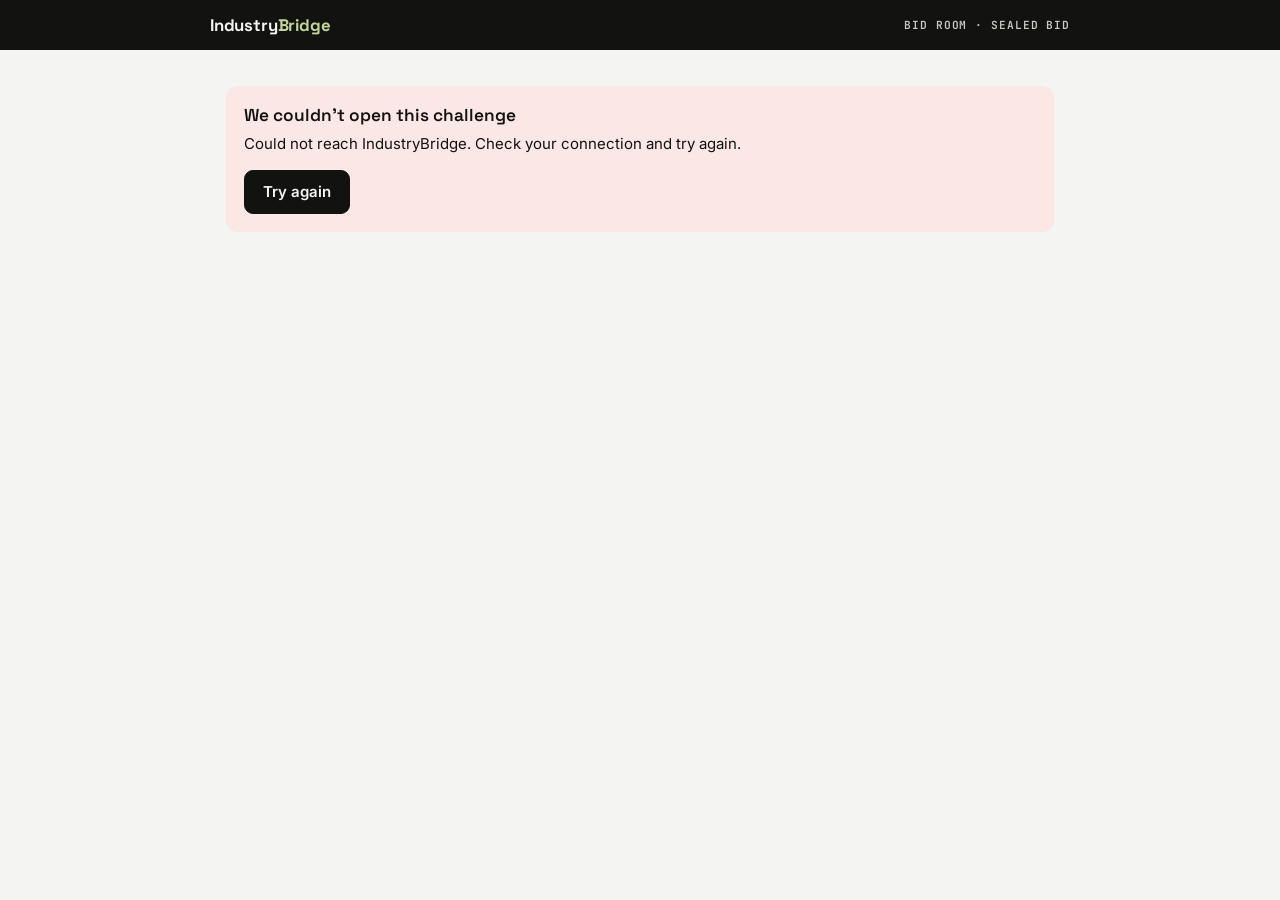
<file: challenge.html>
<!doctype html>
<html lang="en">
<head>
<meta charset="utf-8">
<meta name="viewport" content="width=device-width, initial-scale=1, viewport-fit=cover">
<title>Industry challenge · IndustryBridge</title>
<meta name="robots" content="noindex">
<link rel="preconnect" href="https://fonts.googleapis.com">
<link rel="stylesheet" href="https://fonts.googleapis.com/css2?family=Space+Grotesk:wght@500;600;700&family=Inter:wght@400;500;600&family=JetBrains+Mono:wght@500;600&display=swap">
<link rel="stylesheet" href="bridge-pages.css">
<style>
.mkt{display:grid;grid-template-columns:auto minmax(0,1fr) auto;gap:10px;align-items:center;font:600 .82rem var(--f-m);margin-top:8px}
.mkt .track{position:relative;height:10px;border-radius:6px;background:var(--line)}
.mkt .band{position:absolute;top:0;bottom:0;border-radius:6px;background:var(--limebg);border:1px solid var(--lime)}
.mkt .pin{position:absolute;top:-5px;width:4px;height:20px;border-radius:2px;background:var(--ink);transform:translateX(-50%);transition:left .3s}
.vs{font:600 .8rem var(--f-b);padding:3px 10px;border-radius:999px;display:inline-block;margin-top:8px}
.vs.in{background:var(--limebg);color:var(--lime)}.vs.lo{background:var(--expbg);color:var(--exp)}.vs.hi{background:var(--openbg);color:var(--open)}
.seg{display:grid;grid-template-columns:1fr 1fr;gap:8px;margin-top:5px}
.seg label{margin:0;border:1px solid var(--line);border-radius:8px;padding:10px 12px;display:flex;gap:8px;align-items:center;cursor:pointer;font-weight:500}
.seg input{width:auto;margin:0}
.seg label:has(input:checked){border-color:var(--lime);background:var(--limebg)}
.counter{border:2px solid var(--open);border-radius:12px;padding:16px;margin-top:14px;background:var(--surface)}
.counter .price{font:700 1.8rem var(--f-d);font-variant-numeric:tabular-nums}
.was{text-decoration:line-through;color:var(--muted);font-size:.95rem;margin-left:8px}
</style>
</head>
<body>
<div class="top"><div class="in"><a class="brand" href="index.html">Industry<b>Bridge</b></a><span class="tag">Bid Room · sealed bid</span></div></div>
<main class="wrap" id="app" aria-live="polite">
  <div class="eyebrow">Loading the challenge</div>
  <div class="skel" style="width:70%;height:30px"></div><div class="skel"></div><div class="skel" style="width:85%"></div>
</main>

<script src="bridge-pages.js"></script>
<script>
const {call,param,$,esc,num,rm,split,ls}=IB;
const P={inv:param('inv')||'',k:param('k')||''};
if(param('ch'))P.ch=param('ch');
let D=null, view='open', poll=null, lastSig='';

const COL=t=>t==='Partner'?'var(--ptn)':'var(--exp)';
const TRACK=t=>t==='Partner'?'<span class="pill p">Partner Match</span>':'<span class="pill r">Research Match</span>';
const IP_OPTIONS=['Company owns all IP','Company owns; solver keeps background IP','Shared (joint IP)','Solver owns; company gets a licence'];
const ndaKey=()=>'ib-nda-'+P.inv;
const sigOf=d=>JSON.stringify([d.decision,d.counterOpen,d.proposal&&d.proposal.counter_price,d.proposal&&d.proposal.counter_status,d.optedOut,d.milestones&&d.milestones.text]);

async function load(){
  try{
    D=await call('bid',P);
    lastSig=sigOf(D);
    const pr=D.proposal;
    view = D.optedOut?'optedout'
      : D.state==='locked'?'locked'
      : D.decision?D.decision
      : D.counterOpen?'countered'
      : pr?'submitted'
      : D.cand&&D.cand.response==='Declined'?'declined'
      : D.challenge.confidentiality==='NDA first'&&!ls.get(ndaKey())?'nda'
      : 'open';
    render();
  }catch(e){
    $('app').innerHTML=`<div class="banner bad"><h2>We couldn't open this challenge</h2><p>${esc(e.message)}</p><div class="btns"><button onclick="location.reload()">Try again</button></div></div>`;
  }
}

/* ---------------- building blocks ---------------- */
const market=()=>{const c=D.challenge;return num(c.market_low)&&num(c.market_high)?[num(c.market_low),num(c.market_high)]:null};
function vsLabel(v){const m=market();if(!m||!v)return '';const t=v<m[0]?['lo','Below market']:v>m[1]?['hi','Above market']:['in','Within market'];return `<span class="vs ${t[0]}">${t[1]}</span>`}
function vsStored(s){if(!s)return '';const k=/below/i.test(s)?'lo':/above/i.test(s)?'hi':'in';return `<span class="vs ${k}">${esc(s)}</span>`}
function mktBar(v){
  const m=market();if(!m)return '';
  const lo=m[0]*0.5,hi=m[1]*1.5,pct=x=>Math.max(0,Math.min(100,100*(x-lo)/(hi-lo)));
  return `<div class="mkt" aria-hidden="true"><span>${rm(lo)}</span><div class="track"><div class="band" style="left:${pct(m[0])}%;width:${pct(m[1])-pct(m[0])}%"></div>${v?`<div class="pin" id="pin" style="left:${pct(v)}%"></div>`:'<div class="pin" id="pin" style="left:-10%;opacity:0"></div>'}</div><span>${rm(hi)}</span></div>`;
}
function header(){
  const c=D.challenge, cd=D.cand||{};
  return `<div class="eyebrow">${D.cand?'You are invited to bid':'Industry challenge'} · ${esc(c.challenge_id||'')}</div>
  <h1>${esc(c.title)}</h1>
  <div class="pills">${D.cand?TRACK(cd.solver_type):''}${c.owner?`<span class="pill">${esc(c.owner)}</span>`:''}${c.budget_band?`<span class="pill">Budget ${esc(c.budget_band)}</span>`:''}${c.bid_deadline?`<span class="pill o">Bids close ${esc(String(c.bid_deadline).slice(0,10))}</span>`:''}${c.deadline?`<span class="pill">Needed by ${esc(String(c.deadline).slice(0,10))}</span>`:''}</div>`;
}
function whyYou(){
  const cd=D.cand; if(!cd) return '';
  const exp=cd.solver_type!=='Partner';
  const parts=(exp?[['Topic',cd.fit_topic,40],['Industry',cd.fit_industry,20],['Recent work',cd.fit_recent,15],['Impact',cd.fit_impact,10],['Capacity',cd.fit_capacity,10]]
                  :[['Topic',cd.fit_topic,40],['Delivery',cd.fit_industry,25],['Proof',cd.fit_impact,15]]).filter(x=>x[1]!==''&&x[1]!=null);
  return `<section class="box ${exp?'tint-r':'tint-p'}"><h2>Why you</h2>
  <div class="why"><div class="score" style="background:${COL(cd.solver_type)}"><small>MATCH</small><b>${esc(num(cd.score))}</b><small>/ 100</small></div>
  <div><p style="margin-top:0"><b>${esc(cd.solver_name)}</b><br><span class="note">${esc(cd.org)}</span></p><p>${esc(cd.evidence)}</p></div></div>
  <div class="bars">${parts.map(([l,v,m])=>`<div class="fit">${l}<span>${num(v)}/${m}</span><div class="bar"><i style="width:${Math.min(100,100*num(v)/m)}%;background:${COL(cd.solver_type)}"></i></div></div>`).join('')}</div>
  <p class="note" style="margin-top:10px">Scored by the IndustryBridge Matchmaker agent from your public papers, grants and projects. A person at the company chose to invite you.</p></section>`;
}
function brief(){
  const c=D.challenge, li=v=>split(v).map(x=>`<li>${esc(x)}</li>`).join(''), m=market();
  return `<section class="box"><h2>The challenge</h2><p style="margin-top:0">${esc(c.brief_summary)}</p>
  <dl class="kv" style="margin-top:12px">
  ${c.deliverables?`<dt>Deliverables</dt><dd><ul style="margin:0;padding-left:1.1rem">${li(c.deliverables)}</ul></dd>`:''}
  ${c.success_kpi?`<dt>Success KPI</dt><dd>${esc(split(c.success_kpi).join('; '))}</dd>`:''}
  ${c.data_needed?`<dt>Data and access</dt><dd>${esc(c.data_needed)}</dd>`:''}
  ${c.skills?`<dt>Skills</dt><dd>${esc(split(c.skills).join(', '))}</dd>`:''}
  ${c.funding_hint?`<dt>Funding</dt><dd>${esc(c.funding_hint)}</dd>`:''}
  ${c.location_state?`<dt>Location</dt><dd>${esc(c.location_state)}</dd>`:''}
  </dl>
  ${m?`<h3 style="margin-top:16px">Market price</h3><p style="margin:.2rem 0 0"><b>${rm(m[0])} – ${rm(m[1])}</b></p>${mktBar()}${c.market_note?`<p class="note">${esc(c.market_note)} · estimated by the IndustryBridge agent</p>`:''}`:''}
  </section>`;
}
function qnaBox(){
  const q=D.qna||[];
  return `<section class="box" id="qa"><h2>Questions to the company</h2>
  ${q.length?`<ul class="list">${q.map(x=>`<li><b>Q.</b> ${esc(x.question)}<br>${x.answer?`<b>A.</b> ${esc(x.answer)}`:'<span class="note">Waiting for an answer</span>'}</li>`).join('')}</ul>`:'<p class="note" style="margin-top:0">Ask anything before you bid. The company answers in its IndustryBridge app.</p>'}
  <label for="qtext" style="margin-top:12px">Your question<textarea id="qtext" rows="2" maxlength="500" placeholder="e.g. Can we visit the line before the pilot?"></textarea></label>
  <div class="btns" style="margin-top:0"><button class="ghost" id="qsend">Send question</button><span class="note" id="qmsg"></span></div></section>`;
}
function footer(){
  const q=new URLSearchParams({inv:P.inv,k:P.k}).toString(), cd=D.cand;
  return `<div class="foot">Sealed bid: other solvers never see your price, and you never see theirs. You are receiving this because IndustryBridge matched your public ${cd&&cd.solver_type==='Partner'?'company projects':'papers and grants'} to this challenge and the company chose to invite you.
  ${cd&&cd.solver_type!=='Partner'&&cd.solver_id?`<a href="profile.html?e=${encodeURIComponent(cd.solver_id)}">See or claim your profile</a> · `:''}<a href="optout.html?${q}">Stop invitations</a></div>`;
}
function bidSummary(title){
  const p=D.proposal; if(!p) return '';
  return `<section class="box"><h2>${title||'Your bid'}${num(p.bid_round)>1?` <span class="note" style="font-weight:400">· round ${esc(p.bid_round)}</span>`:''}</h2><p style="margin-top:0">${esc(p.approach)}</p>
  <dl class="kv"><dt>Price</dt><dd><b>${rm(p.cost_rm)}</b> ${vsStored(p.vs_market)||vsLabel(num(p.cost_rm))}</dd><dt>Timeline</dt><dd>${esc(p.weeks)} weeks</dd>
  <dt>Payment</dt><dd>${esc(p.payment_terms||'–')}</dd><dt>IP</dt><dd>${esc(p.ip_terms||'–')}</dd><dt>Support</dt><dd>${num(p.support_months)?esc(p.support_months)+' months after handover':'None'}</dd>
  <dt>Team</dt><dd>${esc(p.team)}</dd>${p.students?`<dt>Students</dt><dd>${esc(p.students)}</dd>`:''}<dt>Sent</dt><dd>${esc(p.submitted_at)}</dd></dl></section>`;
}

/* ---------------- views ---------------- */
function render(){
  clearInterval(poll);
  $('app').innerHTML=(VIEWS[view]||VIEWS.open)();
  document.title=(D.challenge&&D.challenge.title?D.challenge.title+' · ':'')+'IndustryBridge';
  wire();
  if(D.cand&&!['optedout','declined','bid'].includes(view)) poll=setInterval(check,5000);
}
const VIEWS={
  locked:()=>`<div class="eyebrow">Industry challenge</div><h1>${esc(D.challenge.title)}</h1>
    <div class="banner off"><h2>This challenge is invite-only</h2><p>${esc(String(D.challenge.brief_summary||'').split('. ')[0])}.</p><p class="note">Open the link from your invitation email to see the full brief and bid.</p></div>`,
  nda:()=>`${header()}<section class="box"><h2>Confidentiality first</h2><p>${esc(String(D.challenge.brief_summary||'').split('. ')[0])}.</p>
    <p>The company asks you to keep the brief, data and any discussion confidential. You may decline at any time.</p>
    <label class="check"><input type="checkbox" id="ndaok"> I agree to keep this challenge confidential.</label>
    <div class="btns"><button id="ndaAccept" disabled>Accept and view the brief</button></div></section>${footer()}`,
  open:()=>`${header()}${whyYou()}${brief()}
    <section class="box"><h2>Your reply</h2><p class="note" style="margin-top:0">One click. Interested opens a short bid form (about 2 minutes).</p>
    ${D.deadlinePassed?'<p class="err">The bid deadline has passed.</p>':''}
    <div class="btns"><button class="lime" id="yes" ${D.deadlinePassed?'disabled':''}>I'm interested</button><button class="ghost" id="no">Not for me</button><button class="link" id="ask">Ask a question first</button></div><p class="err" id="err"></p></section>
    ${qnaBox()}${footer()}`,
  bid:()=>{
    const exp=D.cand.solver_type!=='Partner', p=D.proposal||{}, rev=D._revising, m=market();
    const ip=p.ip_terms||'', pay=p.payment_terms||'One payment', price=rev&&num(p.counter_price)?num(p.counter_price):p.cost_rm;
    return `${header()}<section class="box pop"><h2>${rev?'Revise your bid':D.proposal?'Edit your bid':'Your bid'}</h2><p class="note" style="margin-top:0">Sealed bid. The company's Proposal Analyst compares price, timeline and terms side by side; a person decides.</p>
    <form id="pf" novalidate>
    <label for="approach">Approach <span class="count" id="ac">0/300</span><textarea id="approach" rows="4" maxlength="300" required placeholder="How you would solve it, in 2–3 sentences">${esc(p.approach||'')}</textarea></label>
    <div class="row2"><label for="cost">Price (RM)<input id="cost" type="number" min="0" step="1000" inputmode="numeric" required value="${esc(price||'')}"></label>
    <label for="weeks">Weeks<input id="weeks" type="number" min="1" max="104" inputmode="numeric" required value="${esc(p.weeks||'')}"></label>
    <label for="support">Support after handover (months)<input id="support" type="number" min="0" max="36" inputmode="numeric" value="${esc(p.support_months===''||p.support_months==null?3:p.support_months)}"></label></div>
    <div id="vsBox">${m?mktBar(num(price))+'<div id="vsTxt">'+vsLabel(num(price))+'</div><p class="note" style="margin:.3rem 0 0">Market price '+rm(m[0])+' – '+rm(m[1])+'.</p>':''}</div>
    <div style="margin-top:14px"><span style="font-weight:500;font-size:.9rem">Payment</span><div class="seg" role="radiogroup" aria-label="Payment">
      <label><input type="radio" name="pay" value="One payment" ${!/milestone/i.test(pay)?'checked':''}> One payment</label>
      <label><input type="radio" name="pay" value="By milestone" ${/milestone/i.test(pay)?'checked':''}> By milestone</label></div></div>
    <label for="ip" style="margin-top:14px">Who owns the IP<select id="ip" required><option value="">Choose</option>${IP_OPTIONS.map(o=>`<option ${o===ip?'selected':''}>${o}</option>`).join('')}${ip&&!IP_OPTIONS.includes(ip)?`<option selected>${esc(ip)}</option>`:''}</select></label>
    <label for="team">Team<input id="team" required placeholder="${exp?'1 PI, 1 research assistant':'PM, 2 engineers'}" value="${esc(p.team||'')}"></label>
    ${exp?`<h3 style="margin-top:6px">Students on the project <span class="note" style="font-weight:400">(optional)</span></h3><p class="note" style="margin-top:2px">FYP and Master students get real industry work; the company sees them in your bid.</p><div id="stus"></div><button type="button" class="ghost" id="addStu" style="min-height:36px;padding:6px 12px">+ Add a student</button>`:''}
    <div class="btns"><button class="lime" type="submit" id="send">${rev?'Send revised bid':D.proposal?'Update bid':'Send bid'}</button><button type="button" class="ghost" id="back">Back</button></div><p class="err" id="err"></p></form></section>
    ${rev?counterBox(true):''}${footer()}`;},
  declined:()=>`${header()}<div class="banner off pop"><h2>Thanks for letting us know</h2><p>The company will not contact you about this challenge. Your reply helps the Matchmaker send you better matches.</p>
    ${D._askReason?`<label for="why" style="margin-top:10px">Why not? <span class="note">(optional, shared with the company)</span><select id="why"><option value="">Choose a reason</option><option>Not my area</option><option>No capacity right now</option><option>Budget too low</option><option>Timeline too short</option><option>Other</option></select></label><button class="ghost" id="whySend">Send reason</button>`:''}
    <div class="btns"><button class="ghost" id="undo">I changed my mind</button></div></div>${footer()}`,
  submitted:()=>{const p=D.proposal,acc=/accepted/i.test(p.counter_status||'');
    return `${header()}<div class="banner wait pop"><h2><span class="spin"></span> ${acc?'Counter-offer accepted':'Bid sent'} · waiting for the company's decision</h2>
    <p>The company sees your bid in its IndustryBridge Bid Room now. This page updates by itself when it counters or decides.</p></div>
    ${bidSummary()}
    <section class="box"><h2>Before the deadline</h2><p style="margin-top:0">${D.challenge.bid_deadline?'You can change your bid until '+esc(String(D.challenge.bid_deadline).slice(0,10))+'.':'You can change your bid until the company decides.'}</p>
    <div class="btns"><button class="ghost" id="edit" ${D.deadlinePassed?'disabled':''}>Edit my bid</button>${D.cand.solver_type!=='Partner'&&D.cand.solver_id?`<a class="btn ghost" href="profile.html?e=${encodeURIComponent(D.cand.solver_id)}">Claim your profile</a>`:''}</div></section>
    ${qnaBox()}${footer()}`;},
  countered:()=>`${header()}${counterBox(false)}${bidSummary('Your current bid')}${qnaBox()}${footer()}`,
  selected:()=>{
    const m=D.milestones||{}, ms=split(m.text), p=D.proposal||{};
    return `${header()}<div class="banner ok pop"><div class="eyebrow" style="color:var(--lime)">Decision</div><h2 style="font-size:1.5rem">🎉 You've been selected</h2>
    <p>${esc(D.challenge.owner||'The company')} chose your bid${p.cost_rm?' at <b>'+rm(p.cost_rm)+'</b>':''}. The project has started; the company will contact you to book a kick-off meeting.</p>
    ${ms.length?`<h3 style="margin-top:12px">Project milestones</h3><ol class="steps">${ms.map(x=>`<li><span>${esc(x)}</span></li>`).join('')}</ol>`:'<p class="note">Milestones appear here as soon as the company confirms them.</p>'}
    ${m.start?`<p class="note">Start ${esc(m.start)}${m.end?' · end '+esc(m.end):''}</p>`:''}</div>
    ${bidSummary('Agreed bid')}<section class="box"><h2>Next steps</h2><ol class="steps"><li><span>Kick-off meeting with the company (data access, success KPI, NDA if needed)</span></li><li><span>${D.cand.solver_type!=='Partner'?'Agreement through your university research office; add your students to the project':'Sign the work order and plan the line visit'}</span></li><li><span>Both sides rate each other at the end; ratings make the next match better</span></li></ol></section>${footer()}`;},
  not_selected:()=>`${header()}<div class="banner off pop"><h2>The company chose another bid</h2><p>Thank you for bidding. Your bid and match stay on record, and the Matchmaker will keep you in mind for similar challenges.</p>
    <div class="btns">${D.cand.solver_type!=='Partner'&&D.cand.solver_id?`<a class="btn ghost" href="profile.html?e=${encodeURIComponent(D.cand.solver_id)}">Keep your profile up to date</a>`:''}</div></div>${bidSummary()}${footer()}`,
  withdrawn:()=>`${header()}<div class="banner off pop"><h2>You withdrew your bid</h2><p>The company has been told. If you change your mind before the deadline, you can bid again.</p>
    <div class="btns"><button class="ghost" id="rebid" ${D.deadlinePassed?'disabled':''}>Bid again</button></div></div>${footer()}`,
  optedout:()=>`<div class="eyebrow">Industry challenge</div><h1>${esc(D.challenge.title)}</h1><div class="banner off"><h2>You have stopped invitations</h2><p>IndustryBridge will not send you invitations. This link no longer accepts bids.</p></div>`,
};
function counterBox(inForm){
  const p=D.proposal||{}, cp=num(p.counter_price);
  return `<section class="counter pop"><div class="eyebrow" style="color:var(--open)">Counter-offer from the company</div>
    ${cp?`<div class="price">${rm(cp)}${num(p.cost_rm)&&num(p.cost_rm)!==cp?`<span class="was">${rm(p.cost_rm)}</span>`:''}</div>${vsLabel(cp)}`:''}
    ${p.counter_terms?`<p><b>Terms:</b> ${esc(p.counter_terms)}</p>`:''}${p.counter_note?`<p>“${esc(p.counter_note)}”</p>`:''}
    ${inForm?'<p class="note">Change the numbers above and send a revised bid.</p>':`<div class="btns"><button class="lime" id="cAccept">Accept</button><button class="ghost" id="cRevise">Revise my bid</button><button class="ghost" id="cWithdraw">Withdraw</button></div><p class="err" id="err"></p>`}</section>`;
}

/* ---------------- events ---------------- */
function busy(b,on,t){if(!b)return;b.disabled=on;if(on){b.dataset.l=b.innerHTML;b.innerHTML='<span class="spin"></span> '+t}else if(b.dataset.l)b.innerHTML=b.dataset.l}
function err(m){const e=$('err');if(e)e.textContent=m||''}
function wire(){
  const on=(id,fn)=>{const el=$(id);if(el)el.onclick=fn};
  on('ndaAccept',()=>{ls.set(ndaKey(),new Date().toISOString());view='open';render()});
  const nk=$('ndaok');if(nk)nk.onchange=()=>{$('ndaAccept').disabled=!nk.checked};
  on('yes',async()=>{busy($('yes'),true,'Opening…');try{await call('respond',{...P,answer:'Interested'},true);D.cand.response='Interested';view='bid';render()}catch(e){busy($('yes'),false);err(e.message)}});
  on('no',async()=>{busy($('no'),true,'Saving…');try{await call('respond',{...P,answer:'Declined'},true);D.cand.response='Declined';D._askReason=true;view='declined';render()}catch(e){busy($('no'),false);err(e.message)}});
  on('ask',()=>{$('qtext').focus();$('qa').scrollIntoView({behavior:IB.reduced()?'auto':'smooth'})});
  on('undo',async()=>{try{await call('respond',{...P,answer:'Interested'},true)}catch(e){}D.cand.response='Interested';view='open';render()});
  on('whySend',async()=>{const r=$('why').value;if(!r)return;busy($('whySend'),true,'Sending…');try{await call('respond',{...P,answer:'Declined',reason:r},true);$('whySend').outerHTML='<p class="note">Thanks, reason sent.</p>';$('why').disabled=true}catch(e){busy($('whySend'),false)}});
  on('back',()=>{D._revising=false;load()});
  on('edit',()=>{view='bid';render()});
  on('rebid',()=>{D.proposal=null;view='bid';render()});
  on('cRevise',()=>{D._revising=true;view='bid';render()});
  const counter=async(btn,answer,msg)=>{if(answer==='Withdraw'&&!confirmInline(btn))return;busy(btn,true,msg);try{await call('respondCounter',{...P,answer},true);await load()}catch(e){busy(btn,false);err(e.message)}};
  on('cAccept',()=>counter($('cAccept'),'Accept','Accepting…'));
  on('cWithdraw',()=>counter($('cWithdraw'),'Withdraw','Withdrawing…'));
  on('qsend',async()=>{const q=$('qtext').value.trim();if(!q){$('qtext').focus();return}busy($('qsend'),true,'Sending…');
    try{await call('askQuestion',{...P,question:q},true);D.qna=(D.qna||[]).concat({question:q,answer:''});const keep=view;render();view=keep;$('qmsg').textContent='Sent. The company sees it in its app.'}catch(e){busy($('qsend'),false);$('qmsg').textContent=e.message}});
  const f=$('pf');
  if(f){
    const a=$('approach'),upd=()=>{$('ac').textContent=a.value.length+'/300'};a.oninput=upd;upd();
    const m=market(),lo=m?m[0]*0.5:0,hi=m?m[1]*1.5:1;
    $('cost').oninput=()=>{if(!m)return;const v=num($('cost').value),pin=$('pin');if(pin){pin.style.opacity=v?1:0;pin.style.left=Math.max(0,Math.min(100,100*(v-lo)/(hi-lo)))+'%'}$('vsTxt').innerHTML=vsLabel(v)};
    const add=(s={})=>{const div=document.createElement('div');div.className='stu';
      div.innerHTML=`<label>Name<input data-n value="${esc(s.name||'')}" placeholder="Student name"></label><label>Role<select data-r>${['FYP','Master','Research Assistant'].map(r=>`<option ${s.role===r?'selected':''}>${r}</option>`).join('')}</select></label><button type="button" class="ghost" aria-label="Remove student">×</button>`;
      div.querySelector('button').onclick=()=>div.remove();$('stus').appendChild(div);if(!s.name)div.querySelector('input').focus()};
    if($('addStu')){$('addStu').onclick=()=>add();String(D.proposal&&D.proposal.students||'').split(';').filter(Boolean).forEach(x=>{const mm=x.trim().match(/^(.*)\((.*)\)$/);add(mm?{name:mm[1].trim(),role:mm[2]}:{name:x.trim()})})}
    f.onsubmit=async ev=>{
      ev.preventDefault();err('');
      const need={approach:'your approach',cost:'your price',weeks:'the number of weeks',ip:'who owns the IP',team:'your team'};
      const miss=Object.keys(need).find(id=>!String($(id).value).trim()||((id==='cost'||id==='weeks')&&num($(id).value)<=0));
      if(miss){$(miss).focus();err('Please fill in '+need[miss]+'.');return}
      const students=[...document.querySelectorAll('.stu')].map(s=>({name:s.querySelector('[data-n]').value.trim(),role:s.querySelector('[data-r]').value})).filter(s=>s.name);
      const body={...P,approach:a.value.trim(),cost_rm:num($('cost').value),weeks:num($('weeks').value),support_months:num($('support').value),
        payment_terms:document.querySelector('[name=pay]:checked').value,ip_terms:$('ip').value,team:$('team').value.trim(),students};
      busy($('send'),true,'Sending…');
      try{if(D._revising)await call('respondCounter',{...body,answer:'Revise'},true);else await call('submitBid',body,true);D._revising=false;await load()}
      catch(e){busy($('send'),false);err(e.message)}
    };
  }
}
function confirmInline(btn){if(btn.dataset.sure)return true;btn.dataset.sure=1;btn.textContent='Tap again to withdraw';setTimeout(()=>{if(btn.isConnected){delete btn.dataset.sure;btn.textContent='Withdraw'}},4000);return false}
async function check(){
  if(view==='bid')return;
  try{const d=await call('bid',P);if(sigOf(d)!==lastSig){await load();try{navigator.vibrate&&navigator.vibrate(120)}catch(e){}}}catch(e){}
}
document.addEventListener('visibilitychange',()=>{if(!document.hidden&&D&&D.cand)check()});

/* demo helpers: play the client's side without AppSheet */
if(!IB.live){
  if(!P.inv){P.inv='CH001-E1';P.k='demo';history.replaceState(null,'','?'+new URLSearchParams(P))}
  const bar=IB.demoBar(`<button class="ghost" data-dec="counter">Client counters</button><button class="ghost" data-dec="selected">Client selects</button><button class="ghost" data-dec="not">Picks other</button><a href="?inv=${P.inv==='CH001-P1'?'CH001-E1':'CH001-P1'}&k=demo">${P.inv==='CH001-P1'?'Expert':'Company'} link</a>`);
  bar.querySelectorAll('[data-dec]').forEach(b=>b.onclick=()=>{const d=IB.Demo.db(),ch=d.challenges[0],pr=d.proposals.filter(x=>x.cand_id===P.inv).pop();
    if(!pr){alert('Send a bid first.');return}
    if(b.dataset.dec==='counter'){Object.assign(pr,{counter_price:Math.round(num(pr.cost_rm)*0.88/1000)*1000,counter_terms:'By milestone; 6 months support',counter_note:'Strong proposal. Can you meet this price if we pay by milestone?',counter_status:'Pending'});ch.status='Negotiating'}
    else if(b.dataset.dec==='selected'){pr.status='Selected';pr.decided_at=IB.Demo.now();ch.selected_proposal=pr.proposal_id;ch.status='Engaged';ch.milestones='Week 1–2: collect and label 5,000 line images; Week 3–8: train and validate the defect model on site data; Week 9–12: inline camera pilot at the end-of-line station; Week 14: accuracy report and handover'}
    else{pr.status='Not selected';pr.decided_at=IB.Demo.now();ch.selected_proposal='P-other';ch.status='Engaged'}
    IB.Demo.save(d)});
}
load();
</script>
</body>
</html>
</file>
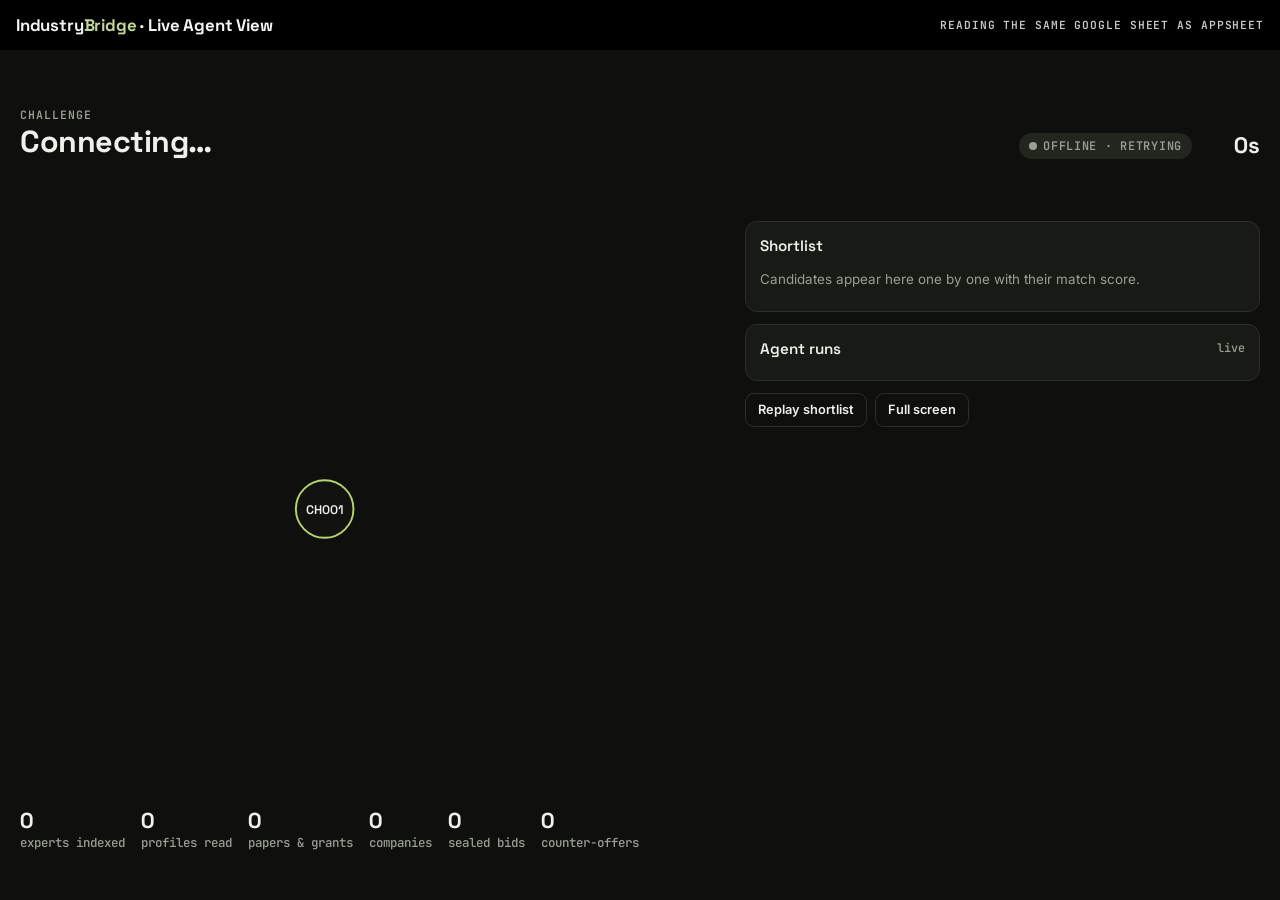
<file: live.html>
<!doctype html>
<html lang="en">
<head>
<meta charset="utf-8">
<meta name="viewport" content="width=device-width, initial-scale=1, viewport-fit=cover">
<title>Live Agent View · IndustryBridge</title>
<link rel="preconnect" href="https://fonts.googleapis.com">
<link rel="stylesheet" href="https://fonts.googleapis.com/css2?family=Space+Grotesk:wght@500;600;700&family=Inter:wght@400;500;600&family=JetBrains+Mono:wght@500;600&display=swap">
<link rel="stylesheet" href="bridge-pages.css">
<style>
/* Always dark: this screen sits next to AppSheet during the demo. */
:root{--bg:#0f100e;--surface:#181a16;--ink:#eef0ea;--muted:#9a9f94;--line:#2c2f29;--soft:#23261f;--exp:#a79fff;--ptn:#5fd1bf;--lime:#b5d36f;--open:#f0b350;color-scheme:dark}
body{min-height:100vh;display:flex;flex-direction:column}
.top{background:#000}
.stage{flex:1;display:grid;grid-template-columns:minmax(0,1.35fr) minmax(320px,1fr);gap:0;max-width:1400px;width:100%;margin:0 auto}
.hd{grid-column:1/-1;display:flex;gap:14px;align-items:flex-end;flex-wrap:wrap;padding:18px 20px 6px}
.hd h1{font-size:clamp(1.25rem,2.6vw,1.9rem);margin:.2rem 0 0;max-width:40ch}
.hd .meta{margin-left:auto;display:flex;gap:8px;align-items:center;flex-wrap:wrap}
.chip{font:600 .74rem var(--f-m);letter-spacing:.06em;text-transform:uppercase;padding:5px 10px;border-radius:999px;background:var(--soft);color:var(--muted);display:inline-flex;gap:6px;align-items:center}
.chip.run{background:#3a2b0d;color:var(--open)}.chip.ok{background:#26301a;color:var(--lime)}
.chip .dot{width:8px;height:8px;border-radius:50%;background:currentColor}
.chip.run .dot{animation:blink 1s infinite}@keyframes blink{50%{opacity:.2}}
.timer{font:700 1.4rem var(--f-d);font-variant-numeric:tabular-nums;min-width:4ch;text-align:right}
.netwrap{position:relative;padding:6px 10px 10px 20px}
svg{width:100%;height:auto;max-height:64vh;display:block;margin:0 auto}
.n{fill:#3b3f37;transition:fill .3s,r .3s}
.n.p{fill:#2a4a44}
.n.hot{fill:var(--open)}
.n.pick{fill:var(--exp)}.n.p.pick{fill:var(--ptn)}
.edge{stroke:var(--exp);stroke-width:1.6;opacity:.75;stroke-dasharray:600;stroke-dashoffset:600;animation:draw 1s ease forwards}
.edge.p{stroke:var(--ptn)}
@keyframes draw{to{stroke-dashoffset:0}}
.ring{fill:none;stroke:var(--open);stroke-width:2;opacity:0}
.ring.go{animation:ring 1.1s ease-out}
@keyframes ring{from{opacity:.9;r:6}to{opacity:0;r:34}}
.core{fill:#121310;stroke:var(--lime);stroke-width:2}
.core-t{fill:var(--ink);font:600 13px var(--f-d);text-anchor:middle}
.lbl{position:absolute;pointer-events:none;background:rgba(15,16,14,.92);border:1px solid var(--line);border-radius:8px;padding:6px 9px;font-size:.76rem;max-width:260px;transform:translate(-50%,-115%);transition:opacity .25s;opacity:0}
.lbl b{display:block;font:600 .8rem var(--f-d)}.lbl span{color:var(--muted)}
.counters{display:flex;gap:16px;flex-wrap:wrap;padding:0 20px 10px}
.counters div{font:500 .78rem var(--f-m);color:var(--muted)}.counters b{display:block;font:700 1.35rem var(--f-d);color:var(--ink);font-variant-numeric:tabular-nums}
.side{padding:6px 20px 20px 10px;display:flex;flex-direction:column;gap:12px;min-width:0}
.panel{background:var(--surface);border:1px solid var(--line);border-radius:12px;padding:14px}
.panel h2{font-size:.95rem;display:flex;align-items:center;gap:8px}
.panel h2 .note{margin-left:auto;font:500 .74rem var(--f-m)}
.short{display:grid;gap:8px;margin-top:8px}
.sc{display:grid;grid-template-columns:58px minmax(0,1fr);border-radius:10px;overflow:hidden;background:var(--soft);animation:fly .7s cubic-bezier(.2,1.2,.3,1)}
.sc .s{display:flex;flex-direction:column;align-items:center;justify-content:center;color:#111;font:700 1.45rem/1 var(--f-d)}
.sc .s small{font:600 .55rem var(--f-m);letter-spacing:.08em;opacity:.8}
.sc .b{padding:8px 10px;min-width:0}
.sc .b h3{font-size:.9rem;white-space:nowrap;overflow:hidden;text-overflow:ellipsis}
.sc .b p{margin:2px 0 0;font-size:.76rem;color:var(--muted);display:-webkit-box;-webkit-line-clamp:2;-webkit-box-orient:vertical;overflow:hidden}
.sc.old{opacity:.55;animation:none}
@keyframes fly{from{transform:translateX(-60px) scale(.9);opacity:0}}
.runs{list-style:none;margin:8px 0 0;padding:0;display:grid;gap:6px;max-height:34vh;overflow:auto}
.runs li{display:grid;grid-template-columns:auto minmax(0,1fr);gap:8px;font-size:.8rem;animation:fly .5s ease}
.runs .id{font:600 .66rem var(--f-m);padding:2px 6px;border-radius:4px;background:#26301a;color:var(--lime);white-space:nowrap;align-self:start}
.runs .id.f{background:#3a2b0d;color:var(--open)}
.runs small{display:block;color:var(--muted);overflow:hidden;text-overflow:ellipsis;white-space:nowrap}
.ready{background:#26301a;border-radius:12px;padding:12px 14px;display:none}
.ready.on{display:block;animation:fly .6s ease}
.ready b{font:700 1.1rem var(--f-d);color:var(--lime)}
.stages{grid-column:1/-1;display:flex;gap:4px;padding:2px 20px 8px;flex-wrap:wrap}
.stg{font:600 .68rem var(--f-m);letter-spacing:.05em;text-transform:uppercase;padding:5px 10px;border-radius:6px;background:var(--soft);color:var(--muted);transition:background .3s,color .3s}
.stg.done{color:var(--lime)}.stg.now{background:var(--lime);color:#111}
.sc .tags{display:flex;gap:6px;margin-top:4px;flex-wrap:wrap}
.sc .tags span{font:600 .62rem var(--f-m);letter-spacing:.05em;padding:1px 6px;border-radius:4px;background:#0f100e;color:var(--muted)}
.sc .tags .inv{color:var(--open)}.sc .tags .bid{color:var(--lime)}
.sc.win{outline:2px solid var(--lime);background:#1f2a14}
.brief{font-size:.84rem}.brief .kw{display:flex;flex-wrap:wrap;gap:4px;margin-top:6px}.brief .kw span{font:500 .7rem var(--f-m);background:var(--soft);padding:2px 6px;border-radius:4px}
.trk{display:grid;grid-template-columns:5.5rem minmax(0,1fr) 2rem;gap:8px;align-items:center;font-size:.78rem;margin-top:6px}
.trk .bar{height:6px;margin:0}
.ms{margin:6px 0 0;padding-left:1.1rem;font-size:.82rem}
.ctl{display:flex;gap:8px;flex-wrap:wrap}
.ctl button{min-height:34px;padding:6px 12px;font-size:.8rem;background:transparent;color:var(--ink);border-color:var(--line)}
@media (max-width:900px){.stage{grid-template-columns:minmax(0,1fr)}.side{padding:6px 16px 20px}.netwrap{padding:0 8px}}
@media (prefers-reduced-motion:reduce){.sc,.runs li,.ready.on{animation:none}.edge{animation:none;stroke-dashoffset:0}.ring.go{animation:none}}
</style>
</head>
<body>
<div class="top"><div class="in" style="max-width:1400px"><a class="brand" href="index.html">Industry<b>Bridge</b> · Live Agent View</a><span class="tag">Reading the same Google Sheet as AppSheet</span></div></div>
<div class="stage">
  <div class="hd"><div><div class="eyebrow" id="cid">Challenge</div><h1 id="title">Connecting…</h1></div>
    <div class="meta"><span class="chip" id="state"><span class="dot"></span><span>Waiting</span></span><span class="timer" id="timer" aria-label="seconds since agents started">0s</span></div></div>
  <div class="stages" id="stages" aria-label="Challenge stage"></div>
  <div>
    <div class="netwrap" id="netwrap"><svg id="net" viewBox="0 0 700 600" role="img" aria-label="Network of experts and companies the agents are reading"></svg><div class="lbl" id="lbl"></div></div>
    <div class="counters"><div><b id="cEx">0</b>experts indexed</div><div><b id="cRead">0</b>profiles read</div><div><b id="cPap">0</b>papers &amp; grants</div><div><b id="cPt">0</b>companies</div><div><b id="cBid">0</b>sealed bids</div><div><b id="cCtr">0</b>counter-offers</div></div>
  </div>
  <div class="side">
    <div class="panel" id="win" hidden></div>
    <div class="panel brief" id="brief" hidden></div>
    <div class="ready" id="ready" role="status"><b>Shortlist ready</b><div class="note" id="readyT"></div></div>
    <div class="panel"><h2>Shortlist <span class="note" id="sN"></span></h2><div class="short" id="short"><p class="note">Candidates appear here one by one with their match score.</p></div></div>
    <div class="panel"><h2>Agent runs <span class="note">live</span></h2><ul class="runs" id="runs"></ul></div>
    <div class="ctl"><button id="replay">Replay shortlist</button><button id="fs">Full screen</button></div>
  </div>
</div>
<script src="bridge-pages.js"></script>
<script>
const {call,param,$,esc,num,reduced}=IB;
const C=param('ch')||'CH001';
const W=700,H=600,CX=300,CY=300,NS='http://www.w3.org/2000/svg';
let SEL=null;
const STAGES=[['Briefed',/brief/i],['Scouting',/scout|search|finding|matching|running/i],['Shortlisted',/shortlist/i],['Invited',/invit/i],['Bidding',/receiv|negotiat|bid/i],['Engaged',/select|engag|project|won/i]];
let POOL={experts:[],partners:[]},nodes={},seenRuns=new Set(),candSig='',working=false,t0=0,read=0,pap=0,ptc=0,scanT=null,timerT=null,queue=[],firstLoad=true;

const el=(t,a)=>{const e=document.createElementNS(NS,t);for(const k in a)e.setAttribute(k,a[k]);return e};
function layout(){
  const svg=$('net');svg.innerHTML='';
  const ex=POOL.experts,g=el('g',{});svg.appendChild(g);
  ex.forEach((e,i)=>{const r=26+250*Math.sqrt((i+1)/ex.length),a=i*2.39996;const x=CX+r*Math.cos(a),y=CY+r*Math.sin(a)*0.92;
    const c=el('circle',{cx:x,cy:y,r:4.2,class:'n'});g.appendChild(c);nodes[e.id]={x,y,c,d:e,type:'Expert'};nodes['n:'+e.n]=nodes[e.id]});
  POOL.partners.forEach((p,i)=>addPartner(p,i));
  svg.appendChild(el('g',{id:'edges'}));
  svg.appendChild(el('circle',{cx:CX,cy:CY,r:30,class:'core'}));
  const t=el('text',{x:CX,y:CY+5,class:'core-t'});t.textContent=C;svg.appendChild(t);
  $('cEx').textContent=ex.length;
}
function addPartner(p,i){
  if(nodes['n:'+p.n])return nodes['n:'+p.n];
  i=i??Object.values(nodes).filter(n=>n.type==='Partner').length;
  const a=-1.2+i*0.32,x=620+40*Math.cos(a*2),y=CY+250*Math.sin(a)*0.9;
  const c=el('circle',{cx:x,cy:y,r:5.5,class:'n p'});$('net').insertBefore(c,$('net').firstChild.nextSibling);
  return nodes['n:'+p.n]=nodes[p.id||p.n]={x,y,c,d:p,type:'Partner'};
}
function label(n,title,sub){
  const box=$('netwrap').getBoundingClientRect(),s=box.width/W;const l=$('lbl');
  l.innerHTML=`<b>${esc(title)}</b><span>${esc(sub)}</span>`;l.style.left=(20+n.x*s)+'px';l.style.top=(6+n.y*s)+'px';l.style.opacity=1;
  clearTimeout(l._t);l._t=setTimeout(()=>l.style.opacity=0,1300);
}
function scan(on){
  clearInterval(scanT);if(!on||reduced())return;
  const ex=POOL.experts;let k=0;
  scanT=setInterval(()=>{
    if(!ex.length)return;
    const e=ex[Math.floor(Math.random()*ex.length)],n=nodes[e.id];if(!n)return;
    n.c.classList.add('hot');setTimeout(()=>n.c.classList.remove('hot'),700);
    read=Math.min(ex.length,read+1);pap+=2+Math.floor(Math.random()*4);
    if(Math.random()<.18&&POOL.partners.length)ptc=Math.min(POOL.partners.length+8,ptc+1);
    $('cRead').textContent=read;$('cPap').textContent=pap;$('cPt').textContent=ptc;
    if(++k%6===0)label(n,e.n,e.p?'Paper: '+e.p:(e.fl||'').split(';')[0]);
  },160);
}
function setState(kind,text){const s=$('state');s.className='chip '+(kind||'');s.lastElementChild.textContent=text}
function startTimer(){t0=Date.now();clearInterval(timerT);timerT=setInterval(()=>$('timer').textContent=Math.round((Date.now()-t0)/1000)+'s',250)}
function stopTimer(){clearInterval(timerT)}

function addRun(r,animate){
  const li=document.createElement('li');const f=/fallback|fail/i.test(r.status);
  li.innerHTML=`<span class="id ${f?'f':''}">${esc((r.agent.match(/^[A-Z]\d+/)||[r.agent.split(' ')[0]])[0])}</span><span>${esc(r.agent)}<small>${esc(f?'Backup path used':r.note)}</small></span>`;
  if(!animate)li.style.animation='none';
  $('runs').prepend(li);
}
function cardHTML(c,old){
  const exp=c.solver_type!=='Partner';
  return `<div class="sc ${old?'old':''} ${SEL&&SEL.cand_id===c.cand_id?'win':''}" data-cand="${esc(c.cand_id)}"><div class="s" style="background:${exp?'var(--exp)':'var(--ptn)'}"><span data-score="${num(c.score)}">${old?num(c.score):0}</span><small>MATCH</small></div><div class="b"><h3>${esc(c.solver_name)}</h3><p>${esc(c.evidence||c.org)}</p>${c.invited||c.bid?`<div class="tags">${c.invited?'<span class="inv">✉ Invited</span>':''}${c.bid?'<span class="bid">Bid in</span>':''}</div>`:''}</div></div>`;
}
function countUp(span){const to=num(span.dataset.score);if(reduced()){span.textContent=to;return}let v=0;const st=Math.max(1,Math.round(to/18));const t=setInterval(()=>{v=Math.min(to,v+st);span.textContent=v;if(v>=to)clearInterval(t)},35)}
function sortCands(cs){return cs.slice().sort((a,b)=>(a.solver_type===b.solver_type?0:a.solver_type==='Expert'?-1:1)||num(b.score)-num(a.score))}
function showOld(cs){
  $('short').innerHTML=cs.length?sortCands(cs).map(c=>cardHTML(c,true)).join(''):'<p class="note">No shortlist yet. Press Find solvers in AppSheet.</p>';
  $('sN').textContent=cs.length?cs.length+' from the last run':'';
}
function animateIn(cs){
  queue.forEach(clearTimeout);queue=[];
  $('short').innerHTML='';$('edges')&&($('edges').innerHTML='');
  Object.values(nodes).forEach(n=>n.c.classList.remove('pick'));
  const list=sortCands(cs);$('sN').textContent='';
  list.forEach((c,i)=>queue.push(setTimeout(()=>{
    const n=nodes[c.solver_id]||nodes['n:'+c.solver_name]||(c.solver_type==='Partner'?addPartner({id:c.solver_id,n:c.solver_name}):null);
    if(n){n.c.classList.add('pick');n.c.setAttribute('r',c.solver_type==='Partner'?8:7);
      $('edges').appendChild(el('line',{x1:n.x,y1:n.y,x2:CX,y2:CY,class:'edge'+(c.solver_type==='Partner'?' p':'')}));
      const ring=el('circle',{cx:n.x,cy:n.y,r:6,class:'ring'});$('net').appendChild(ring);requestAnimationFrame(()=>ring.classList.add('go'));setTimeout(()=>ring.remove(),1200);
      label(n,c.solver_name,'Match '+num(c.score)+' · '+(c.evidence||'').slice(0,80))}
    const wrap=document.createElement('div');wrap.innerHTML=cardHTML(c,false);const card=wrap.firstElementChild;$('short').appendChild(card);countUp(card.querySelector('[data-score]'));
    $('sN').textContent=(i+1)+' of '+list.length;
  },reduced()?0:700*i+300)));
  return list.length*700+600;
}
function finish(cs){
  working=false;scan(false);stopTimer();
  const secs=t0?Math.round((Date.now()-t0)/1000):0;
  setState('ok','Shortlist ready');
  $('ready').classList.add('on');
  const ex=cs.filter(c=>c.solver_type!=='Partner').length,pt=cs.length-ex;
  const pl=(n,w)=>n+' '+w+(n===1?'':'s');
  $('readyT').textContent=`${pl(ex,'expert')} and ${pt} ${pt===1?'company':'companies'}${secs?' in '+secs+' seconds':''}. Every match comes with a reason. The client now chooses who to invite.`;
}

function stages(st){
  let idx=STAGES.findIndex(x=>x[1].test(st||''));
  $('stages').innerHTML=STAGES.map(([n],i)=>`<span class="stg ${i<idx?'done':i===idx?'now':''}">${i<idx?'✓ ':''}${n}</span>`).join('');
}
function extras(L){
  const ch=L.challenge;stages(ch.status);
  $('cBid').textContent=(L.bids&&L.bids.count)||0;$('cCtr').textContent=(L.bids&&L.bids.countered)||0;
  const b=$('brief');
  if(/brief/i.test(ch.status)||!L.cands.length){
    const kw=String(ch.keywords||'').split(/\s*;\s*/).filter(Boolean).slice(0,10);
    const tr=[['Research',ch.track_research,'var(--exp)'],['Partner',ch.track_partner,'var(--ptn)'],['Students',ch.track_open,'var(--open)']].filter(x=>x[1]!==''&&x[1]!=null);
    b.hidden=false;b.innerHTML=`<h2>AI brief</h2><p style="margin:0">${esc(ch.brief_summary||'')}</p>${kw.length?`<div class="kw">${kw.map(k=>`<span>${esc(k)}</span>`).join('')}</div>`:''}
      ${tr.map(([n,v,c])=>`<div class="trk"><span>${n}</span><div class="bar"><i style="width:${Math.min(100,num(v))}%;background:${c}"></i></div><b>${num(v)}</b></div>`).join('')}
      ${num(ch.market_low)?`<p style="margin:.6rem 0 0"><b>Market price</b> RM ${num(ch.market_low).toLocaleString('en-MY')} – ${num(ch.market_high).toLocaleString('en-MY')}</p>`:''}`;
  } else b.hidden=true;
  SEL=L.selected||null;const w=$('win');
  if(SEL){const ms=String(SEL.milestones&&SEL.milestones.text||'').split(/\s*[;\n]\s*/).filter(Boolean);
    w.hidden=false;w.innerHTML=`<h2>★ Selected · ${esc(SEL.solver_name)}</h2>${ms.length?`<ol class="ms">${ms.map(x=>`<li>${esc(x)}</li>`).join('')}</ol>`:'<p class="note" style="margin:0">Project started. Milestones on the way.</p>'}`;
    document.querySelectorAll('.sc').forEach(x=>x.classList.toggle('win',x.dataset.cand===SEL.cand_id))}
  else w.hidden=true;
  // refresh ✉ / bid tags on cards already shown
  L.cands.forEach(c=>{const card=document.querySelector(`.sc[data-cand="${CSS.escape(c.cand_id)}"] .b`);if(!card)return;
    const t=c.invited||c.bid?`${c.invited?'<span class="inv">✉ Invited</span>':''}${c.bid?'<span class="bid">Bid in</span>':''}`:'';
    let tg=card.querySelector('.tags');if(!t){tg&&tg.remove();return}if(!tg){tg=document.createElement('div');tg.className='tags';card.appendChild(tg)}tg.innerHTML=t});
}
async function tick(){
  let L;try{L=await call('live',{ch:C})}catch(e){setState('', 'Offline · retrying');return}
  const ch=L.challenge;$('title').textContent=ch.title;setTimeout(()=>extras(L),0);$('cid').textContent=ch.challenge_id+' · '+(ch.owner||'');
  const newRuns=L.runs.filter(r=>!seenRuns.has(r.run_id));
  newRuns.forEach(r=>{seenRuns.add(r.run_id);addRun(r,!firstLoad)});
  const sig=L.cands.map(c=>c.cand_id+':'+c.score).sort().join('|');
  const searching=/search|scout|finding|matching|running|working/i.test(ch.status);
  if(firstLoad){
    firstLoad=false;candSig=sig;
    if(searching){working=true;startTimer();scan(true);setState('run','Agents working')}
    else{showOld(L.cands);setState(L.cands.length?'ok':'',L.cands.length?ch.status||'Shortlisted':'Waiting for Find solvers');if(param('replay')==='1')replay(L.cands)}
    return;
  }
  const scoutRun=newRuns.some(r=>/scoper|router|scout|matchmaker|R1|P1|S1/i.test(r.agent));
  if(!working&&(scoutRun||searching)){working=true;$('ready').classList.remove('on');startTimer();scan(true);setState('run','Agents working');read=pap=ptc=0;
    $('short').innerHTML='<p class="note"><span class="spin"></span> Reading papers, grants and company projects…</p>'}
  if(sig!==candSig&&L.cands.length){
    candSig=sig;
    if(!working){startTimer()}
    scan(false);setState('run','Matchmaker ranking');
    const wait=animateIn(L.cands);setTimeout(()=>finish(L.cands),wait);
  }
}
function replay(cs){
  const go=list=>{$('ready').classList.remove('on');startTimer();setState('run','Agents working');read=pap=ptc=0;scan(true);
    $('short').innerHTML='<p class="note"><span class="spin"></span> Reading papers, grants and company projects…</p>';
    setTimeout(()=>{scan(false);setState('run','Matchmaker ranking');const w=animateIn(list);setTimeout(()=>finish(list),w)},reduced()?0:6000)};
  if(cs)go(cs);else call('live',{ch:C}).then(L=>go(L.cands)).catch(()=>{});
}
$('replay').onclick=()=>replay();
$('fs').onclick=()=>{document.fullscreenElement?document.exitFullscreen():document.documentElement.requestFullscreen&&document.documentElement.requestFullscreen()};
addEventListener('resize',()=>$('lbl').style.opacity=0);

(async()=>{
  try{POOL=await call('pool')}catch(e){}
  layout();await tick();setInterval(tick,2500);
})();
IB.demoBar('<span class="muted">· use Replay</span>');
</script>
</body>
</html>
</file>
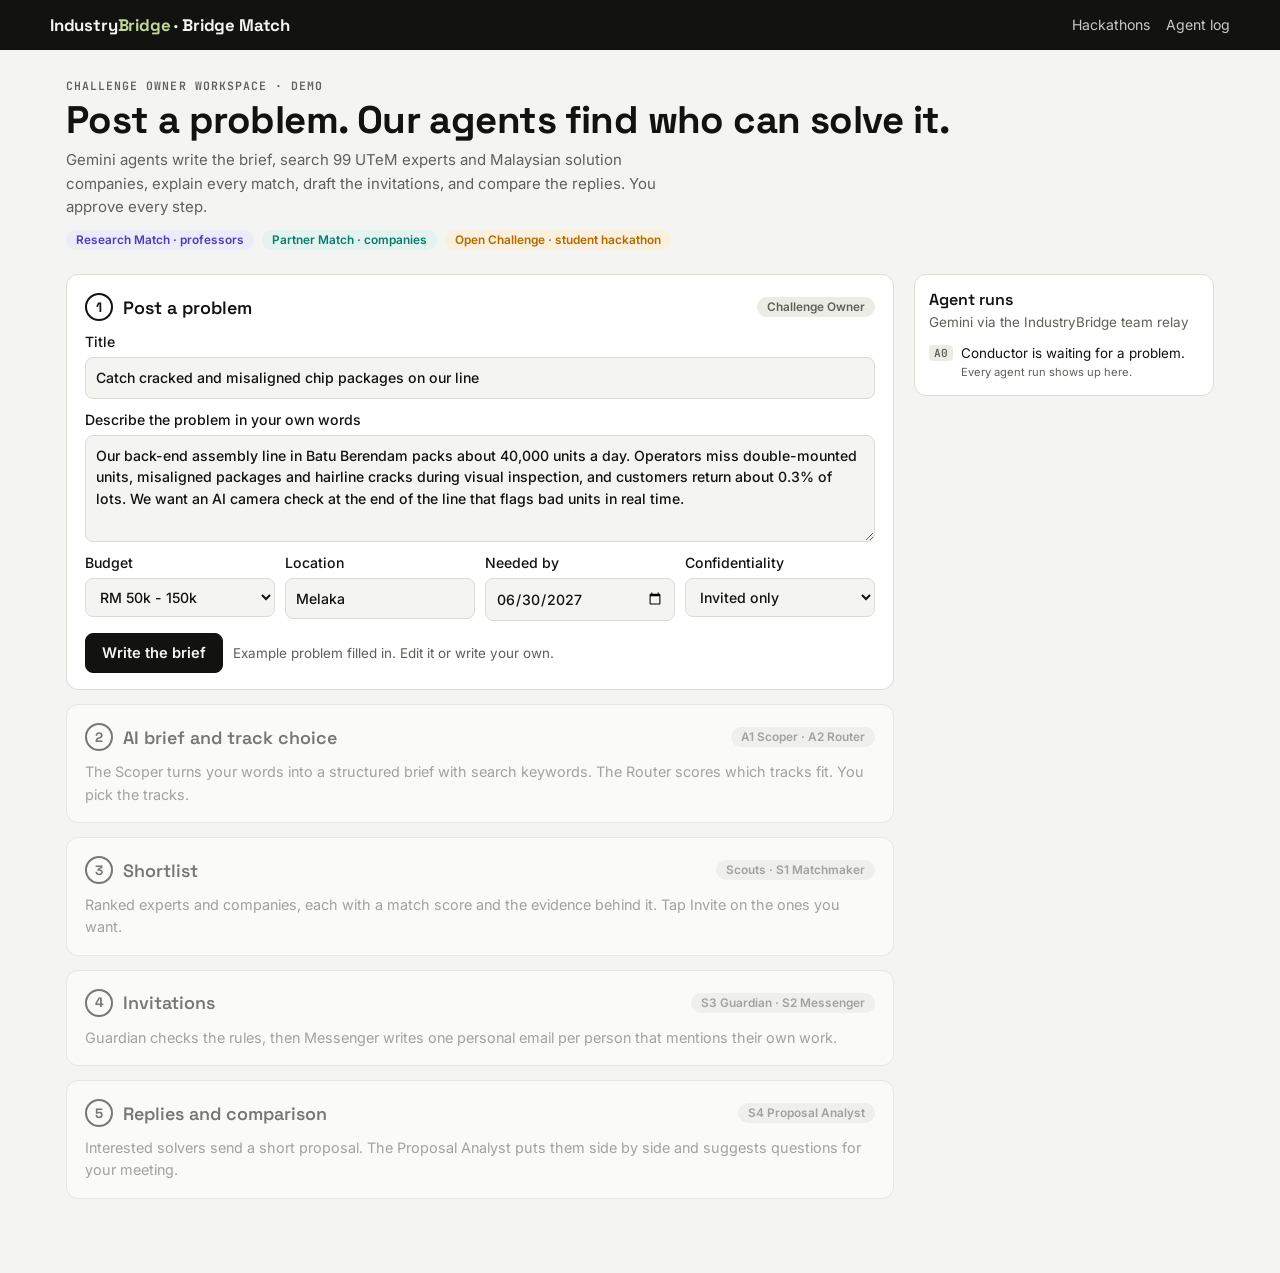
<file: match.html>
<!doctype html>
<html lang="en">
<head>
<meta charset="utf-8">
<meta name="viewport" content="width=device-width, initial-scale=1, viewport-fit=cover">
<title>Bridge Match · IndustryBridge</title>
<link rel="preconnect" href="https://fonts.googleapis.com">
<link rel="stylesheet" href="https://fonts.googleapis.com/css2?family=Space+Grotesk:wght@500;600;700&family=Inter:wght@400;500;600&family=JetBrains+Mono:wght@500;600&display=swap">
<style>
/* Layout: work column (steps) + narrow agent log column; stacks on phones. */
:root{
  --bg:#f4f5f3;--surface:#fff;--ink:#121210;--muted:#5d6159;--line:#d9dcd5;--soft:#ecece7;
  --lime:#5c7a2c;--limebg:#e8efd9;--exp:#4a3fb8;--expbg:#ecebfa;--ptn:#0f7a6c;--ptnbg:#e3f3f0;--open:#b06a00;--openbg:#fbf0dd;--red:#b4321f;--redbg:#fbe7e3;
  --f-d:"Space Grotesk",ui-sans-serif,system-ui,sans-serif;--f-b:"Inter",ui-sans-serif,system-ui,"Segoe UI",sans-serif;--f-m:"JetBrains Mono",ui-monospace,Consolas,monospace;
}
@media (prefers-color-scheme:dark){:root{--bg:#141513;--surface:#1d1f1c;--ink:#ecede8;--muted:#a3a79e;--line:#33362f;--soft:#2a2c28;
  --lime:#a9c76a;--limebg:#26301a;--exp:#aaa2ff;--expbg:#25233f;--ptn:#5fd1bf;--ptnbg:#16302c;--open:#f0b350;--openbg:#33270f;--red:#ff8b78;--redbg:#3a1d18;color-scheme:dark}}
*{box-sizing:border-box}
body{margin:0;background:var(--bg);color:var(--ink);font:15px/1.55 var(--f-b)}
a{color:inherit}
.top{background:#121210;color:#f4f5f3;padding:14px max(16px,env(safe-area-inset-left)) 14px max(16px,env(safe-area-inset-right))}
.top .in{max-width:1180px;margin:0 auto;display:flex;align-items:center;gap:14px;flex-wrap:wrap}
.brand{font:700 1.05rem var(--f-d);letter-spacing:-.01em;text-decoration:none}
.brand b{color:#c3d697}
.top nav{margin-left:auto;display:flex;gap:16px;font-size:.88rem}
.top nav a{color:#c9cbc3;text-decoration:none}.top nav a:hover{color:#fff}
.hero{max-width:1180px;margin:0 auto;padding:28px max(16px,env(safe-area-inset-left)) 6px max(16px,env(safe-area-inset-right))}
.eyebrow{font:600 .72rem var(--f-m);letter-spacing:.09em;text-transform:uppercase;color:var(--muted)}
h1{font:700 clamp(1.7rem,4vw,2.4rem)/1.15 var(--f-d);margin:.3rem 0 .4rem;letter-spacing:-.015em;text-wrap:balance}
.hero p{margin:0;max-width:70ch;color:var(--muted)}
.tracks-key{display:flex;gap:8px;flex-wrap:wrap;margin-top:12px}
.pill{font:600 .74rem var(--f-b);padding:3px 10px;border-radius:999px;background:var(--soft);color:var(--muted)}
.pill.r{background:var(--expbg);color:var(--exp)}.pill.p{background:var(--ptnbg);color:var(--ptn)}.pill.o{background:var(--openbg);color:var(--open)}
.pill.g{background:var(--limebg);color:var(--lime)}.pill.x{background:var(--redbg);color:var(--red)}
.layout{max-width:1180px;margin:0 auto;padding:18px max(16px,env(safe-area-inset-left)) 60px max(16px,env(safe-area-inset-right));display:grid;grid-template-columns:minmax(0,1fr) 300px;gap:20px;align-items:start}
.step{background:var(--surface);border:1px solid var(--line);border-radius:12px;padding:18px 18px 16px;margin-bottom:14px}
.step.locked{opacity:.55}
.step>header{display:flex;align-items:center;gap:10px;margin-bottom:10px}
.num{width:28px;height:28px;border-radius:50%;display:grid;place-items:center;font:700 .85rem var(--f-d);border:2px solid var(--ink);flex:none}
.step.done .num{background:var(--lime);border-color:var(--lime);color:#fff}
.step h2{font:600 1.12rem var(--f-d);margin:0}
.step header .who{margin-left:auto}
.hint{color:var(--muted);font-size:.9rem;margin:0}
label{display:block;font-weight:500;font-size:.88rem;margin-bottom:10px}
input,select,textarea{display:block;width:100%;margin-top:4px;padding:9px 10px;border:1px solid var(--line);border-radius:8px;background:var(--bg);color:var(--ink);font:inherit}
textarea{resize:vertical}
.grid{display:grid;grid-template-columns:repeat(4,minmax(0,1fr));gap:10px}
.grid label{margin:0}
.btns{display:flex;gap:10px;flex-wrap:wrap;align-items:center;margin-top:12px}
button{font:600 .92rem var(--f-b);border-radius:8px;padding:10px 16px;border:1px solid var(--ink);background:var(--ink);color:var(--bg);cursor:pointer}
button.ghost{background:transparent;color:var(--ink)}
button:disabled{opacity:.45;cursor:default}
button:focus-visible,input:focus-visible,select:focus-visible,textarea:focus-visible{outline:2px solid var(--exp);outline-offset:2px}
.note{font-size:.84rem;color:var(--muted)}
.err{color:var(--red);font-size:.86rem}
.brief{display:grid;grid-template-columns:minmax(0,1.4fr) minmax(0,1fr);gap:16px}
.brief dl{display:grid;grid-template-columns:7rem minmax(0,1fr);gap:6px 10px;margin:0;font-size:.9rem}
.brief dt{color:var(--muted)}.brief dd{margin:0}
.kw{display:flex;flex-wrap:wrap;gap:5px}
.kw span{font:500 .76rem var(--f-m);background:var(--soft);padding:2px 7px;border-radius:5px}
.router{background:var(--bg);border-radius:10px;padding:12px}
.tr{display:grid;grid-template-columns:auto minmax(0,1fr) 2.4rem;gap:8px;align-items:center;margin:6px 0;font-size:.9rem}
.tr label{margin:0;display:flex;gap:6px;align-items:center;font-weight:600}
.tr input{width:auto;margin:0}
.bar{height:7px;border-radius:4px;background:var(--line);overflow:hidden}.bar i{display:block;height:100%;border-radius:4px}
.tr b{text-align:right;font-variant-numeric:tabular-nums}
.cards{display:grid;gap:10px;margin-top:10px}
.card{display:grid;grid-template-columns:86px minmax(0,1fr);border:1px solid var(--line);border-radius:12px;overflow:hidden;background:var(--surface)}
.card .sc{color:#fff;display:flex;flex-direction:column;align-items:center;justify-content:center;padding:10px 4px;gap:2px}
.card .sc b{font:700 1.9rem/1 var(--f-d)}
.card .sc small{font:600 .62rem var(--f-m);letter-spacing:.08em;opacity:.85}
.card .bd{padding:11px 14px;min-width:0}
.card h3{font:600 1rem var(--f-d);margin:0}
.card .org{color:var(--muted);font-size:.84rem}
.card .ev{font-size:.88rem;margin:.35rem 0}
.fits{display:flex;gap:14px;flex-wrap:wrap;align-items:center}
.fit{font:600 .64rem var(--f-m);letter-spacing:.06em;color:var(--muted);min-width:84px}
.fit .bar{height:5px;margin-top:3px}
.card .act{margin-left:auto}
.card .act button{padding:6px 12px;font-size:.82rem}
.card.on{border-color:var(--lime);box-shadow:0 0 0 1px var(--lime)}
.group-h{display:flex;align-items:center;gap:8px;margin:14px 0 0;font:600 .95rem var(--f-d)}
.mail{border:1px solid var(--line);border-radius:10px;padding:12px 14px;margin-top:10px;font-size:.88rem;background:var(--bg)}
.mail .h{font:500 .76rem var(--f-m);color:var(--muted);border-bottom:1px dashed var(--line);padding-bottom:6px;margin-bottom:6px;overflow-wrap:anywhere}
.mail p{white-space:pre-wrap;margin:0}
.tbl{overflow-x:auto;margin-top:10px;border:1px solid var(--line);border-radius:10px}
table{border-collapse:collapse;width:100%;font-size:.86rem;min-width:640px}
th,td{text-align:left;vertical-align:top;padding:8px 10px;border-bottom:1px solid var(--line)}
th{font:600 .8rem var(--f-d);background:var(--bg)}
tr.best td{background:var(--limebg)}
td.n{font:700 1.05rem var(--f-d);font-variant-numeric:tabular-nums}
.done-banner{background:var(--limebg);color:var(--ink);border-radius:10px;padding:12px 14px;margin-top:12px}
aside{position:sticky;top:12px}
.log{background:var(--surface);border:1px solid var(--line);border-radius:12px;padding:14px}
.log h2{font:600 1rem var(--f-d);margin:0 0 2px}
.log ol{list-style:none;padding:0;margin:10px 0 0;display:grid;gap:7px;max-height:62vh;overflow:auto}
.log li{display:grid;grid-template-columns:auto minmax(0,1fr);gap:8px;font-size:.84rem;align-items:start}
.log .id{font:600 .7rem var(--f-m);padding:1px 5px;border-radius:4px;background:var(--soft);color:var(--muted);margin-top:2px}
.log li.run .id{background:var(--openbg);color:var(--open)}
.log li.ok .id{background:var(--limebg);color:var(--lime)}
.log li.bad .id{background:var(--redbg);color:var(--red)}
.log small{color:var(--muted);display:block}
.spin{display:inline-block;width:12px;height:12px;border:2px solid var(--line);border-top-color:var(--ink);border-radius:50%;animation:s 0.8s linear infinite;vertical-align:-2px}
@keyframes s{to{transform:rotate(360deg)}}
@media (prefers-reduced-motion:reduce){.spin{animation:none}}
@media (max-width:900px){.layout{grid-template-columns:minmax(0,1fr)}aside{position:static}.brief{grid-template-columns:minmax(0,1fr)}.grid{grid-template-columns:repeat(2,minmax(0,1fr))}}
</style>
</head>
<body>
<div class="top"><div class="in">
  <a class="brand" href="index.html">Industry<b>Bridge</b> · Bridge Match</a>
  <nav><a href="index.html">Hackathons</a><a href="#how" onclick="document.getElementById('log').scrollIntoView();return false">Agent log</a></nav>
</div></div>

<div class="hero">
  <div class="eyebrow">Challenge Owner workspace · demo</div>
  <h1>Post a problem. Our agents find who can solve it.</h1>
  <p>Gemini agents write the brief, search 99 UTeM experts and Malaysian solution companies, explain every match, draft the invitations, and compare the replies. You approve every step.</p>
  <div class="tracks-key"><span class="pill r">Research Match · professors</span><span class="pill p">Partner Match · companies</span><span class="pill o">Open Challenge · student hackathon</span></div>
</div>

<div class="layout">
<main>
  <!-- 1 -->
  <section class="step" id="s1">
    <header><span class="num">1</span><h2>Post a problem</h2><span class="pill who">Challenge Owner</span></header>
    <label for="title">Title<input id="title" value="Catch cracked and misaligned chip packages on our line"></label>
    <label for="problem">Describe the problem in your own words
      <textarea id="problem" rows="4">Our back-end assembly line in Batu Berendam packs about 40,000 units a day. Operators miss double-mounted units, misaligned packages and hairline cracks during visual inspection, and customers return about 0.3% of lots. We want an AI camera check at the end of the line that flags bad units in real time.</textarea></label>
    <div class="grid">
      <label for="budget">Budget<select id="budget"><option>Under RM 20k</option><option>RM 20k - 50k</option><option selected>RM 50k - 150k</option><option>RM 150k - 500k</option><option>Over RM 500k</option></select></label>
      <label for="state">Location<input id="state" value="Melaka"></label>
      <label for="deadline">Needed by<input id="deadline" type="date" value="2027-06-30"></label>
      <label for="conf">Confidentiality<select id="conf"><option>Public</option><option selected>Invited only</option><option>NDA first</option></select></label>
    </div>
    <div class="btns"><button id="b1">Write the brief</button><span class="note">Example problem filled in. Edit it or write your own.</span></div>
  </section>

  <!-- 2 -->
  <section class="step locked" id="s2">
    <header><span class="num">2</span><h2>AI brief and track choice</h2><span class="pill who">A1 Scoper · A2 Router</span></header>
    <div id="briefOut"><p class="hint">The Scoper turns your words into a structured brief with search keywords. The Router scores which tracks fit. You pick the tracks.</p></div>
  </section>

  <!-- 3 -->
  <section class="step locked" id="s3">
    <header><span class="num">3</span><h2>Shortlist</h2><span class="pill who">Scouts · S1 Matchmaker</span></header>
    <div id="shortOut"><p class="hint">Ranked experts and companies, each with a match score and the evidence behind it. Tap Invite on the ones you want.</p></div>
  </section>

  <!-- 4 -->
  <section class="step locked" id="s4">
    <header><span class="num">4</span><h2>Invitations</h2><span class="pill who">S3 Guardian · S2 Messenger</span></header>
    <div id="mailOut"><p class="hint">Guardian checks the rules, then Messenger writes one personal email per person that mentions their own work.</p></div>
  </section>

  <!-- 5 -->
  <section class="step locked" id="s5">
    <header><span class="num">5</span><h2>Replies and comparison</h2><span class="pill who">S4 Proposal Analyst</span></header>
    <div id="propOut"><p class="hint">Interested solvers send a short proposal. The Proposal Analyst puts them side by side and suggests questions for your meeting.</p></div>
  </section>
</main>

<aside id="log">
  <div class="log">
    <h2>Agent runs</h2>
    <div class="note" id="aiState">Gemini via the IndustryBridge team relay</div>
    <ol id="runs"><li><span class="id">A0</span><span>Conductor is waiting for a problem.<small>Every agent run shows up here.</small></span></li></ol>
  </div>
</aside>
</div>

<script>
/* ---------- Gemini: same connection as the main IndustryBridge page (personal key in this browser, else team relay) */
const RELAY='https://industrybridge-gemini.celine-chbl.workers.dev';
const kGet=k=>{try{return localStorage.getItem('ib-gemini-'+k)||''}catch(e){return ''}};
const via=()=>{const key=kGet('key');return key?{base:'https://generativelanguage.googleapis.com/v1beta',h:{'x-goog-api-key':key}}:{base:RELAY+'/v1beta',h:{}}};
let MODELS=null;
async function models(){
  if(MODELS)return MODELS;
  const v=via();
  try{
    const r=await fetch(`${v.base}/models${kGet('key')?'?pageSize=200':''}`,{headers:v.h});const j=await r.json();
    const ver=n=>parseFloat((n.match(/gemini-(\d+(?:\.\d+)?)/)||[0,0])[1]);
    MODELS=(j.models||[]).filter(m=>(m.supportedGenerationMethods||[]).includes('generateContent')).map(m=>m.name.replace(/^models\//,''))
      .filter(n=>/gemini/.test(n)&&!/(image|banana|tts|audio|live|embedding|vision)/.test(n))
      .sort((a,b)=>(/flash/.test(b)&&!/lite/.test(b))-(/flash/.test(a)&&!/lite/.test(a))||(/preview|exp/.test(a))-(/preview|exp/.test(b))||ver(b)-ver(a));
  }catch(e){MODELS=[]}
  if(kGet('good-text'))MODELS=[kGet('good-text'),...MODELS.filter(m=>m!==kGet('good-text'))];
  if(!MODELS.length)MODELS=['gemini-flash-latest'];
  return MODELS;
}
async function gem(prompt,{json=true,search=false,timeout=60000}={}){
  // Newest Flash gets 25 s; if Google is busy, a Lite model (fast, rarely overloaded) gets the full time.
  const all=await models(),v=via(),list=[...new Set([all[0],all.find(n=>/lite/.test(n)),all[1]].filter(Boolean))];let last;
  const body={contents:[{role:'user',parts:[{text:prompt}]}],generationConfig:{temperature:.4}};
  if(json&&!search)body.generationConfig.responseMimeType='application/json';
  if(search)body.tools=[{google_search:{}}];
  for(const m of list){
    const ctl=new AbortController(),t=setTimeout(()=>ctl.abort(),m===list[0]&&list.length>1?Math.min(timeout,25000):timeout);
    try{
      const r=await fetch(`${v.base}/models/${encodeURIComponent(m)}:generateContent`,{method:'POST',signal:ctl.signal,headers:{'content-type':'application/json',...v.h},body:JSON.stringify(body)});
      const j=await r.json().catch(()=>({}));
      if(r.ok){if(MODELS[0]!==m){MODELS=[m,...MODELS.filter(x=>x!==m)];try{localStorage.setItem('ib-gemini-good-text',m)}catch(e){}}const txt=(j.candidates?.[0]?.content?.parts||[]).map(p=>p.text||'').join('').trim();return json?parseJ(txt):txt}
      last=new Error(j.error?.message||'HTTP '+r.status);if(r.status===400||r.status===401||r.status===403)throw last;
    }catch(e){last=e.name==='AbortError'?new Error(m+' took too long'):e;if(e===last&&/HTTP 40[013]/.test(e.message))throw e}
    finally{clearTimeout(t)}
  }
  throw last||new Error('Gemini is not available');
}
function parseJ(t){t=t.replace(/^```(?:json)?\s*|```\s*$/g,'');try{return JSON.parse(t)}catch(e){const a=t.search(/[\[{]/),b=Math.max(t.lastIndexOf(']'),t.lastIndexOf('}'));if(a>=0&&b>a)return JSON.parse(t.slice(a,b+1));throw new Error('Gemini returned an unexpected answer')}}

/* ---------- helpers */
const $=id=>document.getElementById(id);
const esc=s=>String(s??'').replace(/[&<>"]/g,c=>({'&':'&amp;','<':'&lt;','>':'&gt;','"':'&quot;'}[c]));
const clamp=(n,m)=>Math.max(0,Math.min(m,Math.round(Number(n)||0)));
function log(id,text,state='run',sub=''){const li=document.createElement('li');li.className=state;li.innerHTML=`<span class="id">${esc(id)}</span><span>${state==='run'?'<span class="spin"></span> ':''}${esc(text)}${sub?`<small>${esc(sub)}</small>`:''}</span>`;$('runs').prepend(li);return{done:(t,s='ok',sb='')=>{li.className=s;li.innerHTML=`<span class="id">${esc(id)}</span><span>${esc(t||text)}${sb?`<small>${esc(sb)}</small>`:''}</span>`}}}
function unlock(n){const s=$('s'+n);s.classList.remove('locked');s.scrollIntoView({behavior:matchMedia('(prefers-reduced-motion:reduce)').matches?'auto':'smooth',block:'start'})}
function busy(btn,on,label){btn.disabled=on;if(on){btn.dataset.l=btn.textContent;btn.innerHTML='<span class="spin"></span> '+label}else btn.textContent=btn.dataset.l||btn.textContent}
const S={brief:null,tracks:[],cands:[],invited:new Set(),proposals:[],challenge:null};

/* ---------- 1 → 2: Scoper + Router */
$('b1').onclick=async()=>{
  const c={title:$('title').value.trim(),problem:$('problem').value.trim(),budget:$('budget').value,state:$('state').value.trim(),deadline:$('deadline').value,conf:$('conf').value};
  if(!c.problem){$('problem').focus();return}
  S.challenge=c;busy($('b1'),true,'Writing the brief…');
  const run=log('A1','Scoper is reading the problem');
  let b,sample=false;
  try{
    b=await gem(['You are the Scoper and Router agents of IndustryBridge (Malaysia). Turn this industry problem into a brief.',
      'Title: '+c.title,'Problem: '+c.problem,'Budget: '+c.budget+'. Location: '+c.state+'. Needed by: '+c.deadline,
      'Return JSON {"summary":"2 sentences, under 45 words, no company name","domain":"2-4 words","keywords":["10-14 technical search terms incl. synonyms and academic method names"],',
      '"skills":["4-6"],"deliverables":["3 short"],"readiness":"Idea|Research needed|Prototype needed|Ready product needed",',
      '"research":0-100,"partner":0-100,"open":0-100,"reason":"one sentence under 30 words on the best track","success_kpi":"2-3 measurable targets","data_needed":"data or access the solver needs, under 25 words","funding_hint":"1-2 schemes from ONLY this list with a short reason, or Company-funded: PPRN (MOHE Public-Private Research Network) | CREST R&D grant (E&E industry-university R&D) | MRANTI MATCH (commercialisation matching) | University industry grant (Geran Industri)"}',
      'Research = new methods, testing, R&D. Partner = working product soon. Open = many ideas, early prototypes, talent, small budget.',
      'A problem that needs a new AI/ML model trained and validated on the company’s own data counts as Research (60+), even when they want a working system in the end; Partner is high when an off-the-shelf product already exists.'].join('\n'));
  }catch(e){sample=true;b=SAMPLE_BRIEF}
  S.brief=b;run.done(sample?'Scoper used the sample brief':'Scoper wrote the brief',sample?'bad':'ok',sample?'Gemini unavailable right now':b.domain);
  log('A2','Router scored the tracks','ok',`Research ${b.research} · Partner ${b.partner} · Open ${b.open}`);
  busy($('b1'),false);$('s1').classList.add('done');renderBrief(sample);unlock(2);
};
function renderBrief(sample){
  const b=S.brief,kw=[].concat(b.keywords||[]),tr=[['Research','research','var(--exp)'],['Partner','partner','var(--ptn)'],['Open','open','var(--open)']];
  $('briefOut').innerHTML=`${sample?'<p class="err">Gemini is busy, so this is a prepared sample brief. Try again in a minute for a live one.</p>':''}
  <div class="brief"><div><p style="margin-top:0">${esc(b.summary)}</p><dl>
    <dt>Domain</dt><dd>${esc(b.domain)}</dd><dt>Readiness</dt><dd>${esc(b.readiness)}</dd>
    <dt>Skills</dt><dd>${esc([].concat(b.skills||[]).join(', '))}</dd><dt>Deliverables</dt><dd>${esc([].concat(b.deliverables||[]).join('; '))}</dd>${b.success_kpi?`<dt>Success KPI</dt><dd>${esc([].concat(b.success_kpi).join('; '))}</dd>`:''}${b.data_needed?`<dt>Data needed</dt><dd>${esc(b.data_needed)}</dd>`:''}${b.funding_hint?`<dt>Funding</dt><dd>${esc(b.funding_hint)}</dd>`:''}
    <dt>Search terms</dt><dd class="kw">${kw.map(k=>`<span>${esc(k)}</span>`).join('')}</dd></dl></div>
  <div class="router"><div class="eyebrow">Router · pick your tracks</div>
    ${tr.map(([n,k,col])=>`<div class="tr"><label><input type="checkbox" id="t-${k}" ${b[k]>=60?'checked':''}>${n}</label><div class="bar"><i style="width:${clamp(b[k],100)}%;background:${col}"></i></div><b>${clamp(b[k],100)}</b></div>`).join('')}
    <p class="note" style="margin:.4rem 0 0">${esc(b.reason)}</p></div></div>
  <div class="btns"><button id="b2">Find solvers</button><span class="note">Nothing is sent yet. You will choose who to invite.</span></div>`;
  $('b2').onclick=scout;
}

/* ---------- 2 → 3: scouts + Matchmaker */
let EXPERTS=null;
async function scout(){
  S.tracks=['research','partner','open'].filter(k=>$('t-'+k).checked);
  if(!S.tracks.length){alert('Pick at least one track.');return}
  busy($('b2'),true,'Agents are searching…');$('s2').classList.add('done');S.cands=[];S.invited.clear();
  const jobs=[];
  if(S.tracks.includes('research'))jobs.push(scoutResearch());
  if(S.tracks.includes('partner'))jobs.push(scoutPartners());
  await Promise.all(jobs);
  busy($('b2'),false);renderShort();unlock(3);
}
async function scoutResearch(){
  const r1=log('R1','Directory Scout is loading the UTeM Expert Index');
  try{EXPERTS=EXPERTS||await (await fetch('match-experts.json')).json()}catch(e){r1.done('Expert Index could not load','bad',e.message);return}
  r1.done(`Directory Scout loaded ${EXPERTS.length} experts`,'ok','UTeM Expert Directory public list');
  log('R2','Paper Scout attached recent papers','ok','from OpenAlex');
  log('R3','Grant Scout attached grants and industry work','ok');
  const kws=[].concat(S.brief.keywords||[]).map(k=>k.toLowerCase()).filter(Boolean);
  const STOP=['syste','based','using','model','drive','devel','desig','study','appro','impro','towar','malay','indus','appli','advan'];
  const stems=t=>{const o={};String(t||'').toLowerCase().split(/[^a-z]+/).forEach(w=>{if(w.length>=5&&!STOP.includes(w.slice(0,5)))o[w.slice(0,5)]=1});return o};
  const overlap=(a,b)=>Object.keys(a).filter(k=>b[k]).length;
  const briefStems=stems([S.challenge.title,kws.join(' '),S.brief.summary].join(' '));
  const words=[...new Set(kws.flatMap(k=>k.split(/\s+/)).filter(w=>w.length>3))];
  EXPERTS.forEach(e=>{
    const doc=(e.fl+' '+e.p.map(p=>p[1]).join(' ')+' '+e.g.map(g=>g[1]).join(' ')).toLowerCase();
    const phrase=kws.filter(k=>doc.includes(k)).length,word=words.filter(w=>doc.includes(w)).length;
    // only grants about THIS problem count (2+ shared word stems), so one well-documented expert can't win everything
    e._rel=e.g.filter(g=>overlap(stems(g[1]),briefStems)>=2);
    e._pre=phrase*2+word+e._rel.filter(g=>/industr/i.test(g[2])).length*3;
  });
  const top=[...EXPERTS].sort((a,b)=>b._pre-a._pre).slice(0,12);
  const run=log('S1','Matchmaker is re-ranking the top 12',undefined,'Gemini reads each full dossier');
  let ranked;
  try{
    const res=await gem(['You are the Matchmaker agent of IndustryBridge. Score how well each UTeM expert fits this industry challenge.',
      'CHALLENGE: '+S.challenge.title+'. '+S.brief.summary+' Keywords: '+kws.join('; '),
      'Parts: topic 0-40 (papers, grants, fields vs the problem), industry 0-20 (industry grants, main researcher), recent 0-15 (work since 2023),',
      'impact 0-10 (h-index within field), capacity 0-10 (students supervised), location 0-5 (UTeM is in Melaka). Be strict: unrelated work gets topic under 10.',
      'evidence: one sentence under 35 words naming the specific paper or grant. Return JSON {"experts":[{"id","topic","industry","recent","impact","capacity","location","evidence"}]} for every expert.',
      'EXPERTS:',top.map(e=>`${e.id} | ${e.n} | ${e.t}, ${e.f} | h-index ${e.h}, citations ${e.c}${e.s?', students supervised '+e.s:''} | fields: ${e.fl} | papers: ${e.p.slice(0,3).map(p=>p[0]+' '+p[1].slice(0,90)).join(' / ')} | grants related to this problem: ${e._rel.map(g=>g[0]+' '+g[2]+' RM'+g[3]+' '+g[4]+': '+g[1]).join(' / ')||'none listed'}`).join('\n')].join('\n'),{timeout:100000});
    const arr=Array.isArray(res)?res:(res.experts||Object.values(res).find(Array.isArray)||[]);
    ranked=arr.map(x=>{const xid=String(x.id||x.expert_id||x.ID||'').trim();const e=top.find(t=>t.id===xid);if(!e)return null;
      const f={topic:clamp(x.topic,40),industry:clamp(x.industry,e._rel.some(g=>/industr/i.test(g[2]))?20:5),recent:clamp(x.recent,15),impact:clamp(x.impact,10),capacity:e.s?clamp(x.capacity,10):5,location:clamp(x.location,5)};
      return{type:'Expert',id:e.id,name:e.n,org:`${e.t} · ${e.f}, UTeM`,score:Object.values(f).reduce((a,b)=>a+b,0),fit:f,evidence:x.evidence}}).filter(Boolean);
    if(!ranked.length)throw new Error('no usable scores in the reply');
    run.done('Matchmaker ranked the experts','ok','top '+Math.min(6,ranked.length)+' kept');
  }catch(e){
    const mx=Math.max(1,...top.map(t=>t._pre));
    ranked=top.map(e=>({type:'Expert',id:e.id,name:e.n,org:`${e.t} · ${e.f}, UTeM`,score:Math.round(40+55*e._pre/mx),fit:{topic:Math.round(40*e._pre/mx),industry:e.g.filter(g=>/industr/i.test(g[2])).length?14:4,impact:Math.min(10,Math.round(e.h/3))},evidence:'Keyword match on fields: '+e.fl.split(';').slice(0,2).join(', ')}));
    run.done('Matchmaker used keyword ranking','bad','Gemini unavailable: '+e.message);
  }
  S.cands.push(...ranked.sort((a,b)=>b.score-a.score).slice(0,6));
}
async function scoutPartners(){
  const run=log('P1','Vendor Scout is searching for Malaysian companies',undefined,'Gemini + Google Search');
  const ask=['You are the Vendor Scout and Portfolio Analyst agents of IndustryBridge.',
    `Find 5 REAL solution companies based in Malaysia (prefer ${S.challenge.state} and nearby) that could deliver: ${S.challenge.title}. ${S.brief.summary}`,
    'Only list companies you can find a website for. Read what they have delivered before.',
    'Reply with ONLY a JSON list: [{"company":"","website":"","state":"","past_projects":"1-2 specific delivered projects, under 25 words","topic":0-40,"delivery":0-25,"proof":0-15,"location":0-10,"evidence":"one sentence under 30 words"}]'].join('\n');
  let list,src='Google Search';
  try{list=parseJ(await gem(ask,{json:false,search:true,timeout:90000}))}
  catch(e){try{list=await gem(ask);src='Gemini knowledge, verify'}catch(e2){run.done('Vendor Scout could not reach Gemini','bad',e2.message);return}}
  if(!Array.isArray(list))list=list.companies||[];
  log('P2','Portfolio Analyst read past projects','ok',list.length+' companies');
  run.done('Vendor Scout found companies','ok',src);
  S.cands.push(...list.filter(p=>p&&p.company).map(p=>{const f={topic:clamp(p.topic,40),industry:clamp(p.delivery,25),impact:clamp(p.proof,15),location:clamp(p.location,10)};
    return{type:'Partner',id:p.company,name:p.company,org:[p.state,p.website].filter(Boolean).join(' · ')+(src.includes('verify')?' · verify':''),score:Object.values(f).reduce((a,b)=>a+b,0)+5,fit:f,evidence:p.evidence+(p.past_projects?' Past work: '+p.past_projects:'')}}).sort((a,b)=>b.score-a.score).slice(0,5));
}
function card(c){
  const col=c.type==='Expert'?'var(--exp)':'var(--ptn)',on=S.invited.has(c.id);
  const fits=[['TOPIC',c.fit.topic,40],['INDUSTRY',c.fit.industry,c.type==='Expert'?20:25],['IMPACT',c.fit.impact,c.type==='Expert'?10:15]];
  return `<article class="card ${on?'on':''}"><div class="sc" style="background:${col}"><small>${c.type==='Expert'?'RESEARCH':'PARTNER'}</small><b>${c.score}</b><small>MATCH</small></div>
  <div class="bd"><h3>${esc(c.name)}</h3><div class="org">${esc(c.org)}</div><p class="ev">${esc(c.evidence)}</p>
  <div class="fits">${fits.map(([l,v,m])=>`<div class="fit">${l}<div class="bar"><i style="width:${Math.min(100,100*(v||0)/m)}%;background:${col}"></i></div></div>`).join('')}
  <span class="act"><button class="${on?'':'ghost'}" data-inv="${esc(c.id)}">${on?'Invited ✓':'Invite'}</button></span></div></div></article>`;
}
function renderShort(){
  const ex=S.cands.filter(c=>c.type==='Expert'),pt=S.cands.filter(c=>c.type==='Partner');
  $('shortOut').innerHTML=(ex.length?`<div class="group-h"><span class="pill r">Research Match</span>${ex.length} experts</div><div class="cards">${ex.map(card).join('')}</div>`:'')+
    (pt.length?`<div class="group-h"><span class="pill p">Partner Match</span>${pt.length} companies</div><div class="cards">${pt.map(card).join('')}</div>`:'')+
    (S.tracks.includes('open')?`<div class="group-h"><span class="pill o">Open Challenge</span></div><p class="hint">The same brief can become a student hackathon. <a href="index.html">Plan it in IndustryBridge →</a></p>`:'')+
    (!S.cands.length?'<p class="err">No matches came back. Try again in a minute.</p>':'')+
    `<div class="btns"><button id="b3" ${S.invited.size?'':'disabled'}>Send ${S.invited.size||''} invitation${S.invited.size===1?'':'s'}</button><span class="note">Approval gate: nothing goes out until you tap this.</span></div>`;
  $('shortOut').querySelectorAll('[data-inv]').forEach(b=>b.onclick=()=>{const id=b.dataset.inv;S.invited.has(id)?S.invited.delete(id):S.invited.add(id);renderShort()});
  $('b3')&&($('b3').onclick=invite);
}

/* ---------- 3 → 4: Guardian + Messenger */
async function invite(){
  const list=S.cands.filter(c=>S.invited.has(c.id));busy($('b3'),true,'Writing emails…');$('s3').classList.add('done');
  log('S3','Guardian checked opt-outs and weekly limits','ok',list.length+' passed');
  const run=log('S2','Messenger is writing personal emails');
  const hide=S.challenge.conf!=='Public';let mails;
  try{
    const r=await gem(['You are the Messenger agent of IndustryBridge. Write a short personal invitation email for each person about one industry challenge.',
      'Plain text, under 110 words, warm and specific, no hype. Greet each person by name (a company: "Hello <company> team"). Mention their specific work from "why". Do not invent facts. No link or signature.',
      hide?`Do NOT name the company; say "a ${S.challenge.state} manufacturer" or similar.`:'',
      `CHALLENGE: ${S.brief.summary} Budget ${S.challenge.budget}. Needed by ${S.challenge.deadline}.`,
      'Return JSON {"emails":[{"id","subject","body"}]}','PEOPLE:',list.map(c=>`${c.id} | ${c.type} | ${c.name} | why: ${c.evidence}`).join('\n')].join('\n'));
    mails=r.emails||[];run.done('Messenger wrote '+mails.length+' emails');
  }catch(e){mails=list.map(c=>({id:c.id,subject:'An industry challenge that matches your work',body:`Dear ${c.name},\n\n${S.brief.summary}\n\nYour work fits this well: ${c.evidence}`}));run.done('Messenger used a plain template','bad',e.message)}
  busy($('b3'),false);
  $('mailOut').innerHTML=`<p class="note">Demo page: emails are shown, not sent. In the AppSheet app the Invite bot sends them through Gmail to the team demo inbox.</p>`+
    mails.map(m=>{const c=list.find(x=>x.id===m.id)||{};return `<div class="mail"><div class="h">To: ${esc(c.name||m.id)} · Subject: ${esc(m.subject)}</div><p>${esc(m.body)}\n\nView the challenge and reply in one click: [link]\nStop all invitations: [link]</p></div>`}).join('')+
    `<div class="btns"><button id="b4">Show replies</button><span class="note">For the demo, Gemini writes realistic replies from the invited solvers.</span></div>`;
  $('b4').onclick=replies;unlock(4);
}

/* ---------- 4 → 5: replies + Proposal Analyst */
async function replies(){
  const list=S.cands.filter(c=>S.invited.has(c.id)).slice(0,4);busy($('b4'),true,'Waiting for replies…');$('s4').classList.add('done');
  const run=log('IN','Collecting replies','run','simulated for the demo');
  try{
    const r=await gem(['Simulate realistic short proposals that these invited solvers might send for the challenge below. One may decline.',
      `CHALLENGE: ${S.challenge.title}. ${S.brief.summary} Budget ${S.challenge.budget}.`,
      'Experts may bring FYP or Master students. Return JSON {"proposals":[{"id","answer":"Interested|Declined","approach":"2-3 sentences","weeks":int,"cost_rm":int,"team":"","students":""}]}',
      list.map(c=>`${c.id} | ${c.type} | ${c.name} | ${c.evidence}`).join('\n')].join('\n'));
    const arr=Array.isArray(r)?r:(r.proposals||Object.values(r).find(Array.isArray)||[]);
    // match each reply to its solver by id, then by name, then by order
    const all=arr.map((p,i)=>{const c=list.find(x=>x.id===p.id)||list.find(x=>String(p.id||p.name||'').toLowerCase().includes(x.name.toLowerCase().slice(0,12)))||list[i];return c?{...p,id:c.id,c}:null}).filter(Boolean);
    S.proposals=all.filter(p=>!/declin/i.test(p.answer||''));
    run.done(`${S.proposals.length} proposals received`,'ok',`${all.length-S.proposals.length} declined`);
    if(!S.proposals.length)throw new Error('no proposals came back');
  }catch(e){
    // Offline fallback so a live demo never stops here
    const mid={'Under RM 20k':15000,'RM 20k - 50k':40000,'RM 50k - 150k':95000,'RM 150k - 500k':280000,'Over RM 500k':600000}[S.challenge.budget]||90000;
    S.proposals=list.slice(0,3).map((c,i)=>({id:c.id,c,answer:'Interested',weeks:c.type==='Expert'?28-i*4:14+i*2,cost_rm:Math.round(mid*(0.8+0.15*i)/1000)*1000,
      approach:c.type==='Expert'?'Collect and label line images, train and test a defect model on site data, then hand over a validated prototype with a report.':'Install an inline camera station with our inspection software, tune it on your defects, then support it on the line.',
      team:c.type==='Expert'?'1 PI, 1 research assistant':'Project manager, 2 engineers',students:c.type==='Expert'?'2 FYP students':''}));
    run.done('Replies loaded from the demo set','bad','Gemini busy: '+e.message);
  }
  const run2=log('S4','Proposal Analyst is comparing');
  let a;
  try{
    a=await gem(['You are the Proposal Analyst agent of IndustryBridge. Compare these proposals for one industry challenge.',
      `CHALLENGE: ${S.challenge.title}. ${S.brief.summary} Budget ${S.challenge.budget}, needed by ${S.challenge.deadline}.`,
      'For each: score 0-100 (approach fit, realistic timeline, cost vs budget, team, track record), strengths under 18 words, gaps under 18 words, questions: two questions for the meeting. track_note: under 25 words on result type (research prototype / commercial product), IP owner, time to value and main risk, so different tracks compare fairly.',
      'Return JSON {"rows":[{"id","score","strengths","gaps","questions","track_note"}],"summary":"2 sentences under 45 words, name the solvers, never their ids","recommended":"id"}',
      S.proposals.map(p=>`${p.id} | ${p.c.type} | ${p.c.name} | match ${p.c.score} | ${p.approach} | ${p.weeks} weeks | RM ${p.cost_rm} | team ${p.team} | students ${p.students||'-'}`).join('\n')].join('\n'));
    run2.done('Proposal Analyst finished','ok','recommends '+(S.proposals.find(p=>p.id===a.recommended)?.c.name||a.recommended));
  }catch(e){
    const rows=S.proposals.map(p=>({id:p.id,score:Math.round(p.c.score*0.8+(p.students?8:4)),strengths:p.c.evidence.split(' ').slice(0,16).join(' ')+'…',gaps:'No pilot plan or data-access needs stated yet.',questions:'What line data do you need? What accuracy can you commit to in the pilot?'}));
    const best=[...rows].sort((x,y)=>y.score-x.score)[0];
    a={rows,summary:'Gemini is busy, so these are rule-based scores from the match score and team. Run Compare again later for a full analysis.',recommended:best?.id||''};
    run2.done('Proposal Analyst used rule-based scores','bad',e.message);
  }
  busy($('b4'),false);
  const ar=a.rows||Object.values(a).find(Array.isArray)||[];
  const rows=S.proposals.map((p,i)=>{const x=ar.find(r=>r.id===p.id)||ar[i]||{};return{...p,score:x.score,strengths:x.strengths,gaps:x.gaps,questions:x.questions,track_note:x.track_note,_rec:x.id===a.recommended}}).sort((x,y)=>(y.score||0)-(x.score||0));
  $('propOut').innerHTML=`<p style="margin-top:0">${esc(a.summary)}</p><div class="tbl"><table><thead><tr><th>Score</th><th>Solver</th><th>Plan</th><th>Strengths</th><th>Gaps</th><th>Cross-track note</th><th>Ask in the meeting</th><th></th></tr></thead><tbody>
    ${rows.map(p=>`<tr class="${p.id===a.recommended||p._rec?'best':''}"><td class="n">${p.score??'–'}</td><td><b>${esc(p.c.name)}</b><br><span class="note">${p.c.type}${p.students?' · '+esc(p.students):''}</span></td>
    <td>${esc(p.approach)}<br><span class="note">${esc(p.weeks)} weeks · RM ${Number(p.cost_rm||0).toLocaleString('en-MY')}</span></td><td>${esc(p.strengths)}</td><td>${esc(p.gaps)}</td><td>${esc(p.track_note||'')}</td><td>${esc(p.questions)}</td>
    <td><button class="ghost" data-sel="${esc(p.id)}">Select</button></td></tr>`).join('')}</tbody></table></div><div id="final"></div>`;
  $('propOut').querySelectorAll('[data-sel]').forEach(b=>b.onclick=()=>{const p=rows.find(r=>r.id===b.dataset.sel);$('s5').classList.add('done');
    log('A0','Conductor opened the project workspace','ok',p.c.name);
    $('final').innerHTML=`<div class="done-banner"><b>Engaged with ${esc(p.c.name)}.</b> A project workspace is created with milestones${p.c.type==='Expert'?', the university liaison office is copied for the industry-grant agreement, and the expert can add '+esc(p.students||'students')+' to the project':''}. Both sides rate each other at the end, and the ratings make the next match better.</div>`});
  unlock(5);
}

const SAMPLE_BRIEF={summary:'A semiconductor assembly line needs an automated visual check that flags double-mounted, misaligned and cracked packages in real time. Current manual inspection misses defects and causes customer returns.',
  domain:'Machine vision inspection',keywords:['defect detection','anomaly detection','computer vision','object detection','deep learning','image classification','semiconductor packaging','automated optical inspection','crack detection','misalignment detection','explainable AI','edge AI'],
  skills:['Computer vision','Deep learning','Industrial cameras','Edge deployment','Data labelling'],deliverables:['Trained defect model','Inline camera prototype','Accuracy report'],readiness:'Prototype needed',research:85,partner:72,open:35,
  reason:'Needs a new, tested vision model for specific defect types, which fits university R&D, with a vendor for line integration.'};
</script>
</body>
</html>
</file>
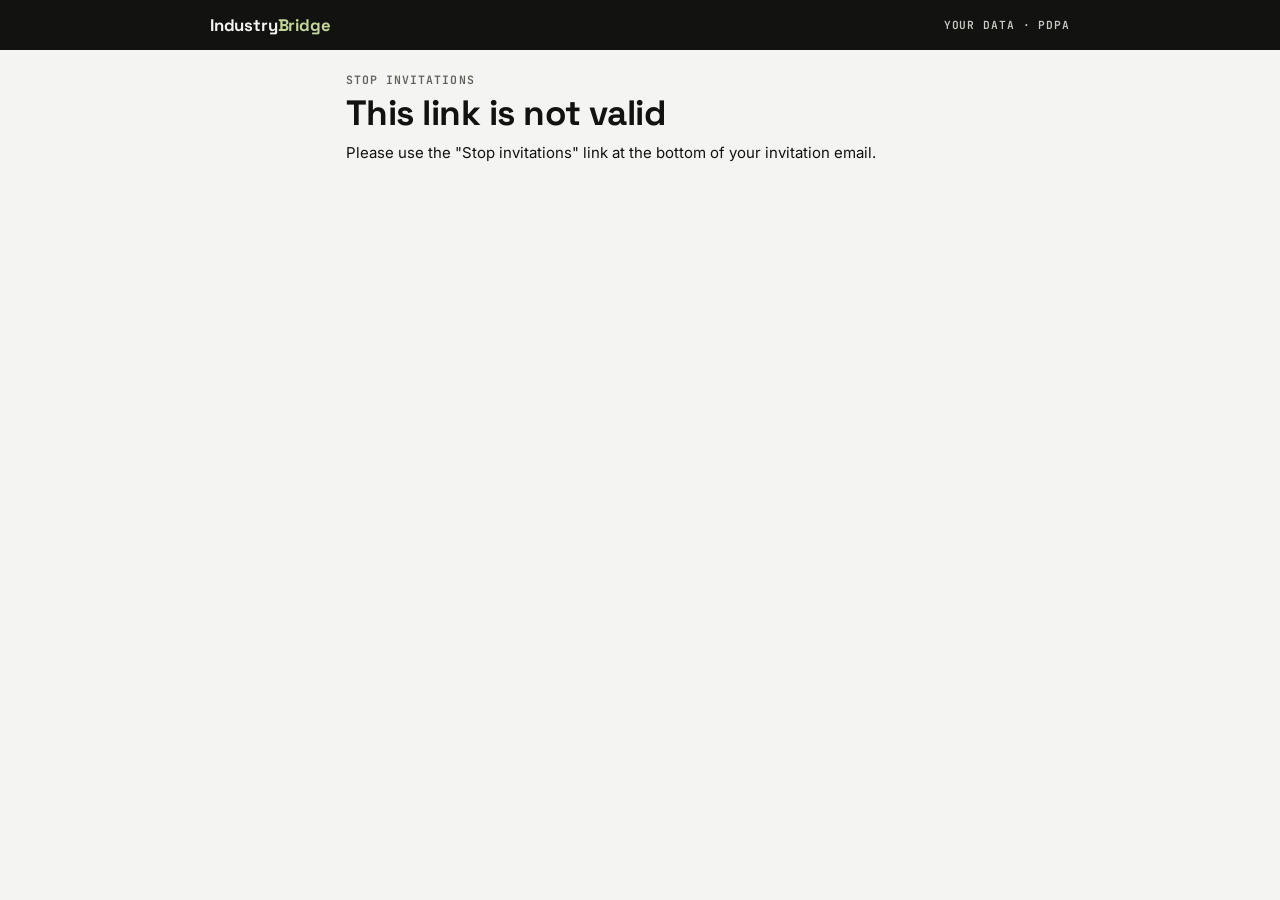
<file: optout.html>
<!doctype html>
<html lang="en">
<head>
<meta charset="utf-8">
<meta name="viewport" content="width=device-width, initial-scale=1, viewport-fit=cover">
<title>Stop invitations · IndustryBridge</title>
<meta name="robots" content="noindex">
<link rel="preconnect" href="https://fonts.googleapis.com">
<link rel="stylesheet" href="https://fonts.googleapis.com/css2?family=Space+Grotesk:wght@500;600;700&family=Inter:wght@400;500;600&family=JetBrains+Mono:wght@500;600&display=swap">
<link rel="stylesheet" href="bridge-pages.css">
</head>
<body>
<div class="top"><div class="in"><a class="brand" href="index.html">Industry<b>Bridge</b></a><span class="tag">Your data · PDPA</span></div></div>
<main class="wrap" id="app" aria-live="polite" style="max-width:620px">
  <div class="skel" style="width:60%;height:30px"></div><div class="skel"></div>
</main>
<script src="bridge-pages.js"></script>
<script>
const {call,param,$,esc}=IB;
const P={inv:param('inv')||'',k:param('k')||''};
if(!IB.live&&!P.inv){P.inv='CH001-E1';P.k='demo'}
let D=null;

async function start(){
  try{D=await call('bid',P)}catch(e){D=null}
  if(!D||!D.cand){$('app').innerHTML=`<div class="eyebrow">Stop invitations</div><h1>This link is not valid</h1><p>Please use the "Stop invitations" link at the bottom of your invitation email.</p>`;return}
  if(D.optedOut)return done(null,true);
  const topic=D.challenge.domain||'this topic';
  $('app').innerHTML=`<div class="eyebrow">Stop invitations</div><h1>Stop invitations from IndustryBridge?</h1>
  <p class="muted">For <b>${esc(D.cand.solver_name)}</b>. It takes effect immediately: our Guardian agent checks this list before every email.</p>
  <form class="box" id="f"><fieldset style="border:0;padding:0;margin:0"><legend class="note" style="margin-bottom:8px">What do you want to stop?</legend>
  <label class="check"><input type="radio" name="scope" value="All" checked> <span><b>All invitations</b><br><span class="note">Your public profile is also hidden from new matches.</span></span></label>
  <label class="check"><input type="radio" name="scope" value="Topic"> <span><b>Only this topic</b> · ${esc(topic)}<br><span class="note">You still hear about challenges in other areas.</span></span></label></fieldset>
  <label for="reason">Reason <span class="note">(optional)</span><select id="reason"><option value="">Choose a reason</option><option>Too many emails</option><option>Not my area</option><option>No capacity this year</option><option>I did not expect these emails</option><option>Other</option></select></label>
  <div class="btns"><button id="go" type="submit">Stop invitations</button><a class="btn ghost" href="challenge.html?${new URLSearchParams(P)}">Back to the challenge</a></div><p class="err" id="err"></p></form>
  <p class="note">IndustryBridge only uses public information (university expert directories, OpenAlex, company websites). You can also ask us to delete your data.</p>`;
  $('f').onsubmit=async e=>{e.preventDefault();const b=$('go');b.disabled=true;b.innerHTML='<span class="spin"></span> Saving…';
    const scope=document.querySelector('[name=scope]:checked').value;
    try{const r=await call('optout',{...P,scope,reason:$('reason').value},true);done(r.optout_id,false,scope,topic)}catch(x){b.disabled=false;b.textContent='Stop invitations';$('err').textContent=x.message}};
}
function done(oid,already,scope,topic){
  $('app').innerHTML=`<div class="eyebrow">Stop invitations</div><h1>Done.</h1>
  <div class="banner ok pop"><h2>You will not receive further invitations${scope==='Topic'?' about '+esc(topic):''}.</h2><p>${already?'Your opt-out is already on record.':'This takes effect immediately.'}</p>
  ${oid?`<div class="btns"><button class="ghost" id="undo">Undo</button><span class="note" id="left"></span></div>`:''}</div>`;
  if(!oid)return;
  const until=Date.now()+10*60e3,tick=()=>{const s=Math.max(0,Math.round((until-Date.now())/1000));if(!$('left'))return;if(!s){$('undo').remove();$('left').textContent='';return}
    $('left').textContent=`Undo available for ${Math.floor(s/60)}:${String(s%60).padStart(2,'0')}`;setTimeout(tick,1000)};tick();
  $('undo').onclick=async()=>{$('undo').disabled=true;try{await call('undoOptout',{...P,optout_id:oid},true);start()}catch(e){$('left').textContent=e.message;$('undo').disabled=false}};
}
IB.demoBar();
start();
</script>
</body>
</html>
</file>
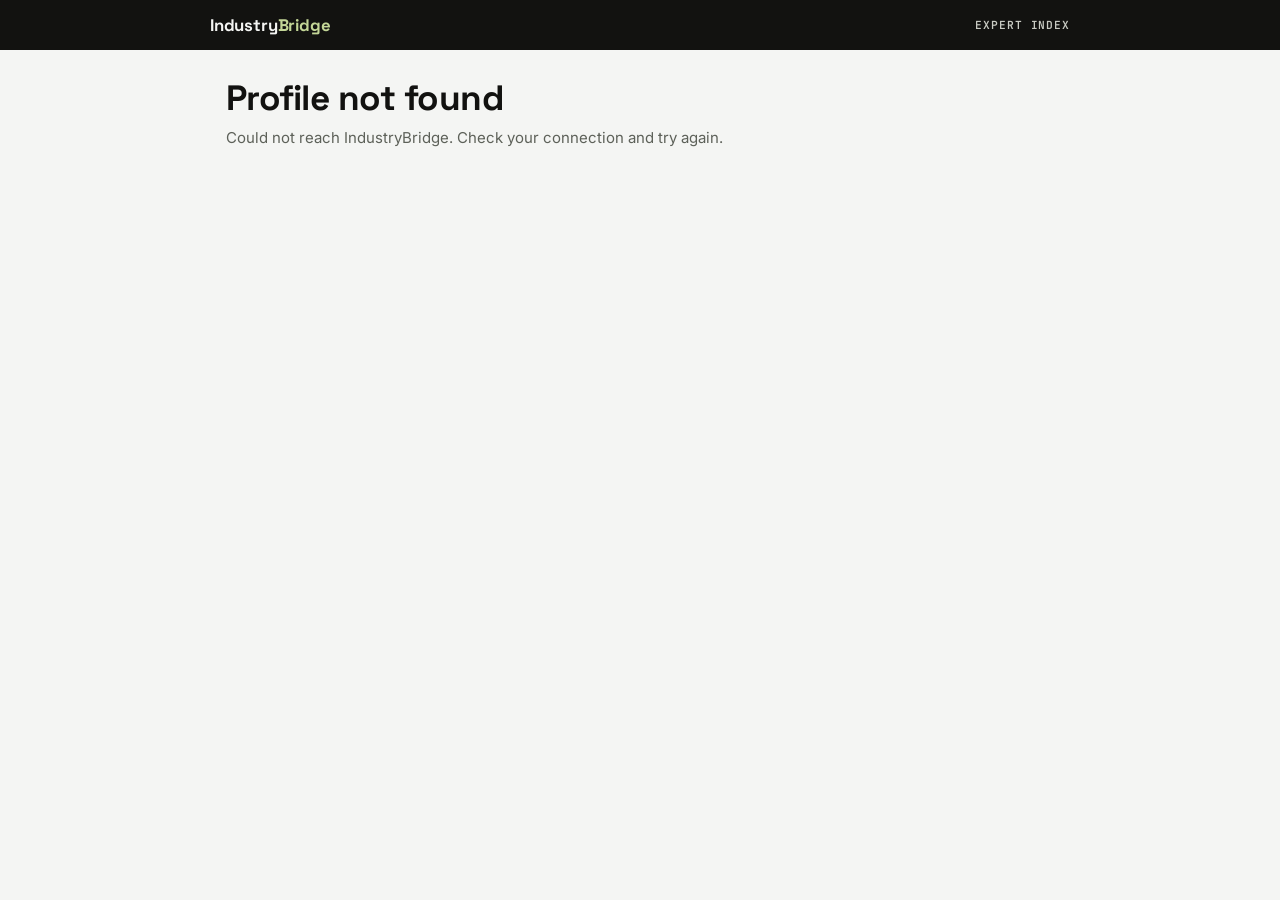
<file: profile.html>
<!doctype html>
<html lang="en">
<head>
<meta charset="utf-8">
<meta name="viewport" content="width=device-width, initial-scale=1, viewport-fit=cover">
<title>Expert profile · IndustryBridge</title>
<link rel="preconnect" href="https://fonts.googleapis.com">
<link rel="stylesheet" href="https://fonts.googleapis.com/css2?family=Space+Grotesk:wght@500;600;700&family=Inter:wght@400;500;600&family=JetBrains+Mono:wght@500;600&display=swap">
<link rel="stylesheet" href="bridge-pages.css">
<style>
.stats{display:grid;grid-template-columns:repeat(auto-fit,minmax(110px,1fr));gap:10px;margin-top:14px}
.stat{background:var(--bg);border-radius:10px;padding:10px 12px}.stat b{display:block;font:700 1.5rem/1.1 var(--f-d);font-variant-numeric:tabular-nums}.stat span{font-size:.8rem;color:var(--muted)}
.yr{font:600 .74rem var(--f-m);color:var(--muted);margin-right:6px}
.g-ind{border-left:3px solid var(--lime);padding-left:8px}
.switch{display:flex;gap:10px;align-items:center;font-weight:500}
.switch input{width:44px;height:24px;margin:0;accent-color:var(--lime)}
</style>
</head>
<body>
<div class="top"><div class="in"><a class="brand" href="index.html">Industry<b>Bridge</b></a><span class="tag">Expert Index</span></div></div>
<main class="wrap" id="app" aria-live="polite"><div class="skel" style="width:60%;height:30px"></div><div class="skel"></div><div class="skel" style="width:80%"></div></main>
<script src="bridge-pages.js"></script>
<script>
const {call,param,$,esc,num,rm,split,ls}=IB;
let Q={}; if(param('e'))Q.e=param('e'); else if(param('p'))Q.p=param('p'); else if(!IB.live)Q.e='EXP008';
const keyName=()=>'ib-edit-'+(Q.e||Q.p);
let D=null,editing=false;

async function load(){
  try{D=await call('profile',Q);render()}
  catch(e){$('app').innerHTML=`<h1>Profile not found</h1><p class="muted">${esc(e.message)}</p>`}
}
function badge(){
  const p=D.profile;
  return (p.claimed?'<span class="pill g">Claimed ✓</span>':'<span class="pill">Unclaimed</span>')+(D.kind==='Expert'&&p.open_to_industry?'<span class="pill r">Open to industry work</span>':'');
}
function src(){const p=D.profile;return `<p class="src">Source: ${esc(p.source||(D.kind==='Expert'?'UTeM Expert Directory':'Company website'))}${p.last_crawled?' · last checked '+esc(String(p.last_crawled).slice(0,10)):''}</p>`}
function render(){
  const p=D.profile,exp=D.kind==='Expert',k=ls.get(keyName());
  if(D.hidden&&!k){$('app').innerHTML=`<h1>This profile is hidden</h1><p class="muted">The owner chose to hide it from IndustryBridge matches.</p>`;return}
  document.title=(exp?p.name:p.company)+' · IndustryBridge';
  const grants=(D.grants||[]).slice().sort((a,b)=>num(b.year)-num(a.year)), ind=grants.filter(g=>/industr/i.test(g.type));
  $('app').innerHTML=`<div class="eyebrow">${exp?'Research Match · expert profile':'Partner Match · company profile'}</div>
  <h1>${esc(exp?p.name:p.company)}</h1>
  <p class="muted" style="margin-top:0">${exp?esc([p.title,p.faculty_full||p.faculty,p.university].filter(Boolean).join(' · ')):esc([p.state,p.size,p.website].filter(Boolean).join(' · '))}</p>
  <div class="pills">${badge()}${D.hidden?'<span class="pill x">Hidden</span>':''}</div>
  ${exp?`<div class="stats"><div class="stat"><b>${esc(p.h_index||'–')}</b><span>h-index</span></div><div class="stat"><b>${num(p.citations).toLocaleString('en-MY')||'–'}</b><span>citations</span></div><div class="stat"><b>${esc(p.students_supervised||'–')}</b><span>students supervised</span></div><div class="stat"><b>${ind.length}</b><span>industry grants</span></div></div>`:''}
  ${claimBox()}
  ${exp?`<section class="box"><h2>Research fields</h2><div class="pills">${split(p.fields).map(f=>`<span class="pill r">${esc(f)}</span>`).join('')}</div>${src()}</section>
  ${grants.length?`<section class="box"><h2>Grants</h2><ul class="list">${grants.map(g=>`<li class="${/industr/i.test(g.type)?'g-ind':''}"><span class="yr">${esc(g.year)}</span>${esc(g.title)}<br><span class="note">${esc(g.type)}${g.amount_rm?' · '+rm(g.amount_rm):''}${g.role?' · '+esc(g.role):''}</span></li>`).join('')}</ul><p class="note">Industry grants are marked in green; the Matchmaker counts a grant only when it is about the challenge.</p>${src()}</section>`:''}
  ${(D.papers||[]).length?`<section class="box"><h2>Recent papers</h2><ul class="list">${D.papers.slice().sort((a,b)=>num(b.year)-num(a.year)).map(x=>`<li><span class="yr">${esc(x.year)}</span>${x.doi?`<a href="${esc(/^http/.test(x.doi)?x.doi:'https://doi.org/'+x.doi)}" rel="noopener" target="_blank">${esc(x.title)}</a>`:esc(x.title)}${x.venue?`<br><span class="note">${esc(x.venue)}</span>`:''}</li>`).join('')}</ul><p class="src">Source: OpenAlex</p></section>`:''}`
  :`<section class="box"><h2>Services</h2><p style="margin-top:0">${esc(p.services)}</p>${p.past_projects?`<h3 style="margin-top:12px">Past projects</h3><p>${esc(p.past_projects)}</p>`:''}
  ${(D.projects||[]).length?`<ul class="list">${D.projects.map(x=>`<li><span class="yr">${esc(x.year)}</span>${esc(x.title)}<br><span class="note">${esc([x.client,x.industry,x.tech].filter(Boolean).join(' · '))}</span></li>`).join('')}</ul>`:''}${src()}</section>`}
  <div class="foot">IndustryBridge builds profiles only from public sources. ${p.claimed?'':'Is this you? Claim it to correct details and choose whether companies can invite you.'}</div>`;
  wire();
}
function claimBox(){
  const p=D.profile,exp=D.kind==='Expert',k=ls.get(keyName());
  if(k&&editing) return `<section class="box tint-r pop"><h2>Edit your profile</h2>
    ${exp?`<label class="switch"><input type="checkbox" id="oti" ${p.open_to_industry?'checked':''}> Open to industry work (companies can invite me)</label>
    <label for="fl" style="margin-top:12px">Research fields <span class="note">(separate with ;)</span><textarea id="fl" rows="3">${esc(p.fields)}</textarea></label>`
    :`<label for="sv">Services<textarea id="sv" rows="3">${esc(p.services)}</textarea></label>`}
    <label class="switch"><input type="checkbox" id="hide" ${D.hidden?'checked':''}> Hide my profile from IndustryBridge</label>
    <div class="btns"><button class="lime" id="save">Save</button><button class="ghost" id="cancel">Cancel</button></div><p class="err" id="err"></p></section>`;
  if(k) return `<section class="box"><div class="btns" style="margin:0"><button class="ghost" id="edit">Edit my profile</button><span class="note">You claimed this profile in this browser.</span></div></section>`;
  if(p.claimed) return '';
  return `<section class="box tint-r"><h2>Is this you? Claim this profile</h2><p class="note" style="margin-top:0">Use your official work email (ending in @${esc(p.domain||'your institution')}). Then you can fix details, mark yourself open to industry work, or hide the profile.</p>
    <form id="cf" class="btns" style="align-items:flex-end"><label for="em" style="flex:1 1 240px;margin:0">Work email<input id="em" type="email" autocomplete="email" placeholder="name@${esc(p.domain||'university.edu.my')}" required></label><button id="claim" type="submit">Claim</button></form><p class="err" id="err"></p></section>`;
}
function wire(){
  const on=(id,fn)=>{const el=$(id);if(el)el.onclick=fn};
  const cf=$('cf');
  if(cf)cf.onsubmit=async e=>{e.preventDefault();const b=$('claim');b.disabled=true;b.innerHTML='<span class="spin"></span> Checking…';
    try{const r=await call('claim',{...Q,email:$('em').value},true);ls.set(keyName(),r.editKey);D.profile.claimed=true;editing=true;render()}
    catch(x){b.disabled=false;b.textContent='Claim';$('err').textContent=x.message}};
  on('edit',()=>{editing=true;render()});
  on('cancel',()=>{editing=false;render()});
  on('save',async()=>{const b=$('save');b.disabled=true;b.innerHTML='<span class="spin"></span> Saving…';
    const body={...Q,key:ls.get(keyName()),hide:$('hide').checked};
    if(D.kind==='Expert'){body.open_to_industry=$('oti').checked;body.fields=$('fl').value.trim()}else body.services=$('sv').value.trim();
    try{await call('saveProfile',body,true);editing=false;await load()}catch(x){b.disabled=false;b.textContent='Save';$('err').textContent=x.message}});
}
IB.demoBar();
load();
</script>
</body>
</html>
</file>
<file: bridge-pages.css>
/* IndustryBridge · solver pages (challenge, live, profile, optout). Same tokens as match.html. */
:root{
  --bg:#f4f5f3;--surface:#fff;--ink:#121210;--muted:#5d6159;--line:#d9dcd5;--soft:#ecece7;
  --lime:#5c7a2c;--limebg:#e8efd9;--exp:#4a3fb8;--expbg:#ecebfa;--ptn:#0f7a6c;--ptnbg:#e3f3f0;--open:#b06a00;--openbg:#fbf0dd;--red:#b4321f;--redbg:#fbe7e3;
  --f-d:"Space Grotesk",ui-sans-serif,system-ui,sans-serif;--f-b:"Inter",ui-sans-serif,system-ui,"Segoe UI",sans-serif;--f-m:"JetBrains Mono",ui-monospace,Consolas,monospace;
}
@media (prefers-color-scheme:dark){:root{--bg:#141513;--surface:#1d1f1c;--ink:#ecede8;--muted:#a3a79e;--line:#33362f;--soft:#2a2c28;
  --lime:#a9c76a;--limebg:#26301a;--exp:#aaa2ff;--expbg:#25233f;--ptn:#5fd1bf;--ptnbg:#16302c;--open:#f0b350;--openbg:#33270f;--red:#ff8b78;--redbg:#3a1d18;color-scheme:dark}}
*{box-sizing:border-box}
html{-webkit-text-size-adjust:100%}
body{margin:0;background:var(--bg);color:var(--ink);font:15px/1.55 var(--f-b)}
a{color:inherit}
.top{background:#121210;color:#f4f5f3;padding:14px max(16px,env(safe-area-inset-left)) 14px max(16px,env(safe-area-inset-right))}
.top .in{max-width:860px;margin:0 auto;display:flex;align-items:center;gap:14px;flex-wrap:wrap}
.brand{font:700 1.05rem var(--f-d);letter-spacing:-.01em;text-decoration:none}
.brand b{color:#c3d697}
.top .tag{margin-left:auto;font:600 .7rem var(--f-m);letter-spacing:.08em;text-transform:uppercase;color:#c9cbc3}
.wrap{max-width:860px;margin:0 auto;padding:22px max(16px,env(safe-area-inset-left)) 64px max(16px,env(safe-area-inset-right))}
.eyebrow{font:600 .72rem var(--f-m);letter-spacing:.09em;text-transform:uppercase;color:var(--muted)}
h1{font:700 clamp(1.55rem,4.4vw,2.2rem)/1.15 var(--f-d);margin:.35rem 0 .5rem;letter-spacing:-.015em;text-wrap:balance}
h2{font:600 1.08rem var(--f-d);margin:0 0 .5rem}
h3{font:600 .98rem var(--f-d);margin:0}
p{margin:.4rem 0}
.muted,.note{color:var(--muted)}.note{font-size:.84rem}
.err{color:var(--red);font-size:.88rem;margin:.5rem 0 0}
.pills{display:flex;gap:6px;flex-wrap:wrap;margin:.4rem 0}
.pill{font:600 .74rem var(--f-b);padding:3px 10px;border-radius:999px;background:var(--soft);color:var(--muted);white-space:nowrap}
.pill.r{background:var(--expbg);color:var(--exp)}.pill.p{background:var(--ptnbg);color:var(--ptn)}.pill.o{background:var(--openbg);color:var(--open)}
.pill.g{background:var(--limebg);color:var(--lime)}.pill.x{background:var(--redbg);color:var(--red)}
.box{background:var(--surface);border:1px solid var(--line);border-radius:12px;padding:18px;margin-top:14px}
.box.tint-r{border-color:color-mix(in srgb,var(--exp) 35%,var(--line))}
.box.tint-p{border-color:color-mix(in srgb,var(--ptn) 35%,var(--line))}
dl.kv{display:grid;grid-template-columns:8.5rem minmax(0,1fr);gap:7px 12px;margin:0;font-size:.92rem}
dl.kv dt{color:var(--muted)}dl.kv dd{margin:0;overflow-wrap:anywhere}
.why{display:grid;grid-template-columns:96px minmax(0,1fr);gap:16px;align-items:center}
.score{border-radius:12px;color:#fff;display:flex;flex-direction:column;align-items:center;justify-content:center;padding:12px 4px;aspect-ratio:1}
.score b{font:700 2.2rem/1 var(--f-d)}.score small{font:600 .6rem var(--f-m);letter-spacing:.08em;opacity:.9}
.bars{display:grid;grid-template-columns:repeat(auto-fit,minmax(120px,1fr));gap:8px 14px;margin-top:10px}
.fit{font:600 .64rem var(--f-m);letter-spacing:.06em;color:var(--muted);text-transform:uppercase}
.fit span{float:right;font-variant-numeric:tabular-nums}
.bar{height:6px;border-radius:4px;background:var(--line);overflow:hidden;margin-top:4px}.bar i{display:block;height:100%;border-radius:4px;transition:width .8s ease}
.btns{display:flex;gap:10px;flex-wrap:wrap;align-items:center;margin-top:14px}
button,.btn{font:600 .94rem var(--f-b);border-radius:9px;padding:11px 18px;border:1px solid var(--ink);background:var(--ink);color:var(--bg);cursor:pointer;text-decoration:none;display:inline-flex;align-items:center;gap:6px;min-height:44px}
button.ghost,.btn.ghost{background:transparent;color:var(--ink)}
button.lime{background:var(--lime);border-color:var(--lime);color:#fff}
button.link{background:none;border:0;color:var(--muted);text-decoration:underline;padding:6px 0;min-height:0;font-weight:500}
button:disabled{opacity:.45;cursor:default}
:is(button,a,input,select,textarea):focus-visible{outline:2px solid var(--exp);outline-offset:2px}
label{display:block;font-weight:500;font-size:.9rem;margin-bottom:12px}
input,select,textarea{display:block;width:100%;margin-top:5px;padding:10px 11px;border:1px solid var(--line);border-radius:8px;background:var(--bg);color:var(--ink);font:inherit;font-size:16px}
textarea{resize:vertical}
.row2{display:grid;grid-template-columns:repeat(3,minmax(0,1fr));gap:10px}
.row2 label{margin:0}
.count{float:right;font:500 .74rem var(--f-m);color:var(--muted)}
.stu{display:grid;grid-template-columns:minmax(0,1fr) 11rem 44px;gap:8px;align-items:end;margin-bottom:8px}
.stu label{margin:0}.stu button{padding:0;justify-content:center}
.check{display:flex;gap:8px;align-items:flex-start;font-weight:400}
.check input{width:auto;margin-top:4px}
.banner{border-radius:12px;padding:18px;margin-top:14px}
.banner.ok{background:var(--limebg)}.banner.wait{background:var(--openbg)}.banner.off{background:var(--soft)}.banner.bad{background:var(--redbg)}
.banner h2{margin:0 0 .3rem}
.steps{list-style:none;padding:0;margin:.6rem 0 0;display:grid;gap:8px;counter-reset:m}
.steps li{display:grid;grid-template-columns:28px minmax(0,1fr);gap:10px;align-items:start;counter-increment:m}
.steps li::before{content:counter(m);width:24px;height:24px;border-radius:50%;display:grid;place-items:center;font:700 .78rem var(--f-d);background:var(--lime);color:#fff}
.list{display:grid;gap:8px;margin:.4rem 0 0;padding:0;list-style:none}
.list li{border-top:1px solid var(--line);padding-top:8px;font-size:.92rem}
.list li:first-child{border-top:0;padding-top:0}
.src{font:500 .72rem var(--f-m);color:var(--muted);margin-top:10px}
.spin{display:inline-block;width:14px;height:14px;border:2px solid var(--line);border-top-color:var(--ink);border-radius:50%;animation:spin .8s linear infinite;vertical-align:-2px}
@keyframes spin{to{transform:rotate(360deg)}}
.skel{height:14px;border-radius:6px;background:var(--soft);margin:8px 0;animation:pulse 1.2s ease-in-out infinite}
@keyframes pulse{50%{opacity:.5}}
.foot{margin-top:28px;font-size:.82rem;color:var(--muted);border-top:1px solid var(--line);padding-top:14px}
.demo-bar{position:fixed;right:12px;bottom:12px;opacity:.92;background:var(--surface);border:1px dashed var(--open);border-radius:10px;padding:8px 10px;font-size:.78rem;display:flex;gap:6px;align-items:center;flex-wrap:wrap;max-width:calc(100vw - 24px);z-index:9}
.demo-bar button{padding:4px 9px;min-height:30px;font-size:.78rem}
.pop{animation:pop .5s cubic-bezier(.2,1.4,.4,1)}
@keyframes pop{from{transform:scale(.96);opacity:0}}
@media (prefers-reduced-motion:reduce){.spin,.skel,.pop{animation:none}.bar i{transition:none}}
@media (max-width:640px){.row2{grid-template-columns:minmax(0,1fr)}dl.kv{grid-template-columns:minmax(0,1fr)}dl.kv dt{margin-top:6px}.why{grid-template-columns:76px minmax(0,1fr)}.score b{font-size:1.8rem}.stu{grid-template-columns:minmax(0,1fr) 44px}.stu label:nth-child(2){grid-column:1}}
body.has-demo{padding-bottom:84px}
@media (max-width:640px){.demo-bar{left:8px;right:8px;bottom:8px;font-size:.72rem}.demo-bar .muted{display:none}}
</file>
